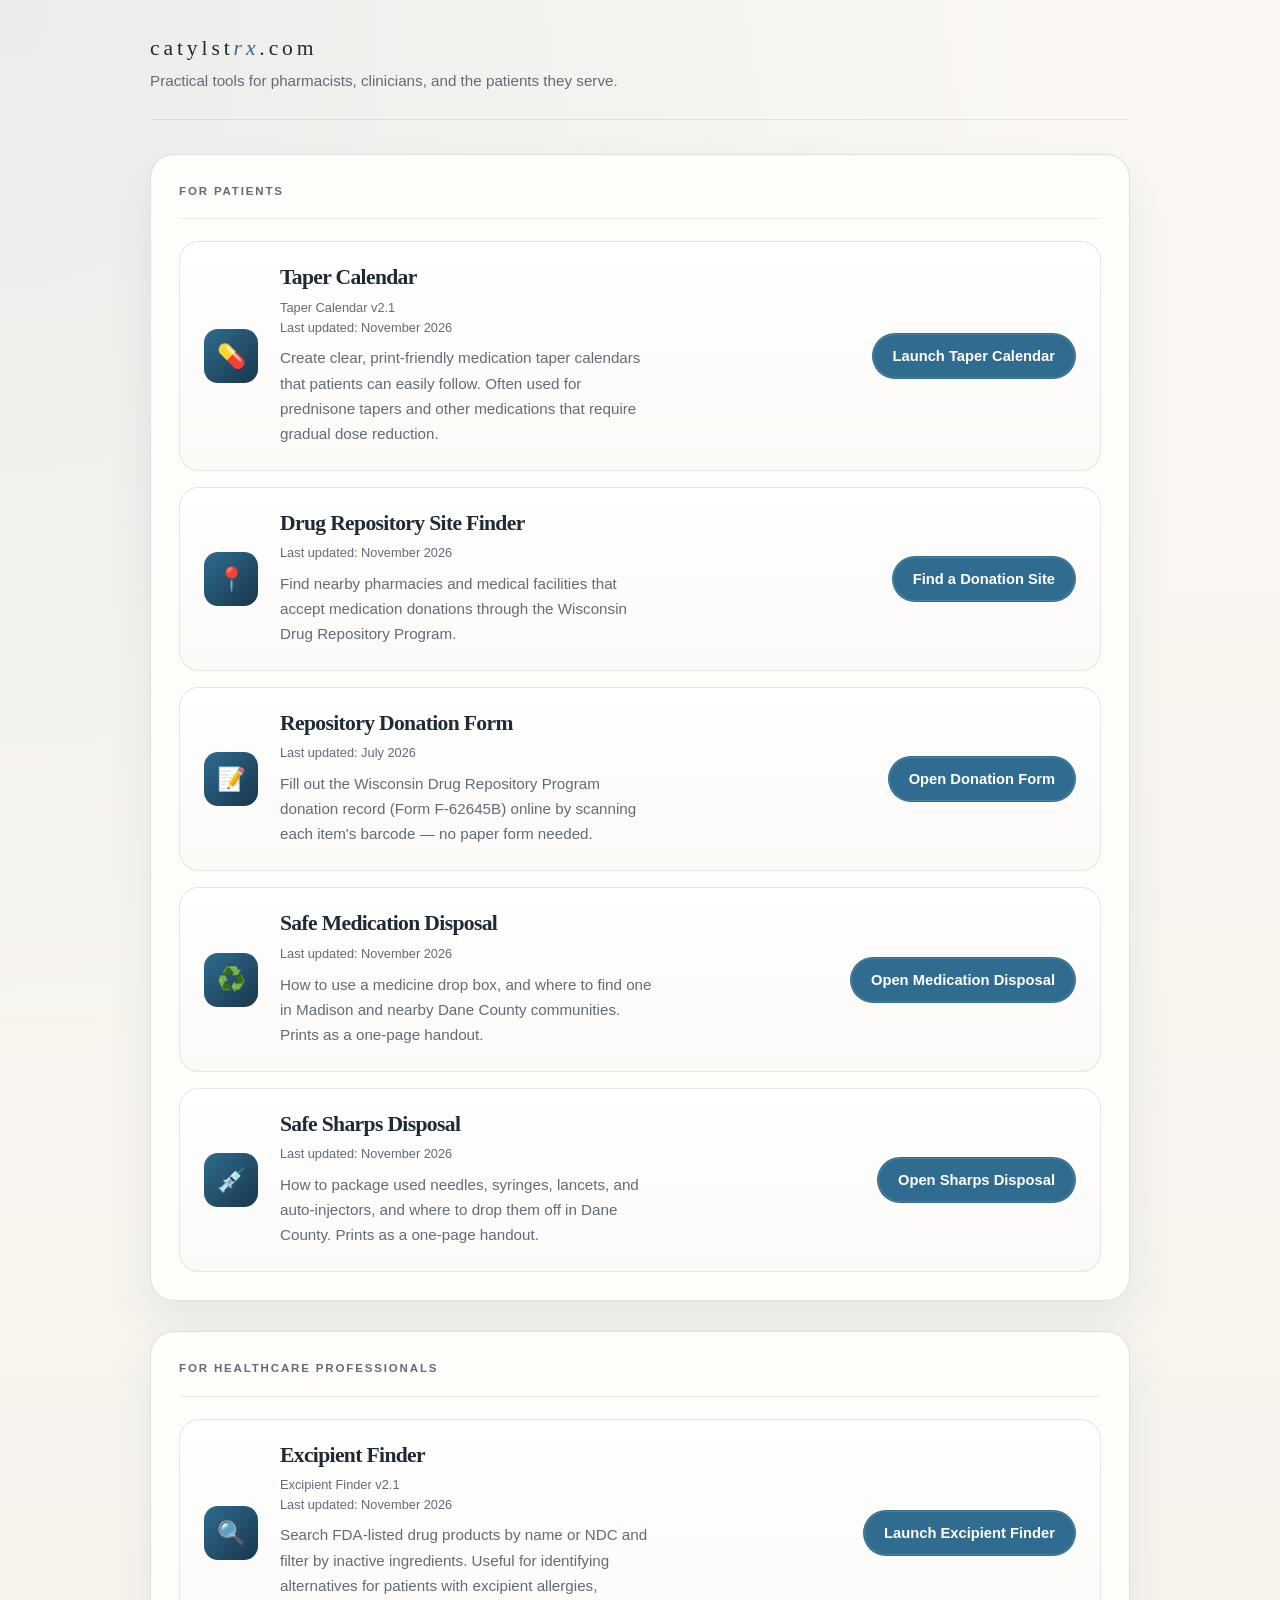
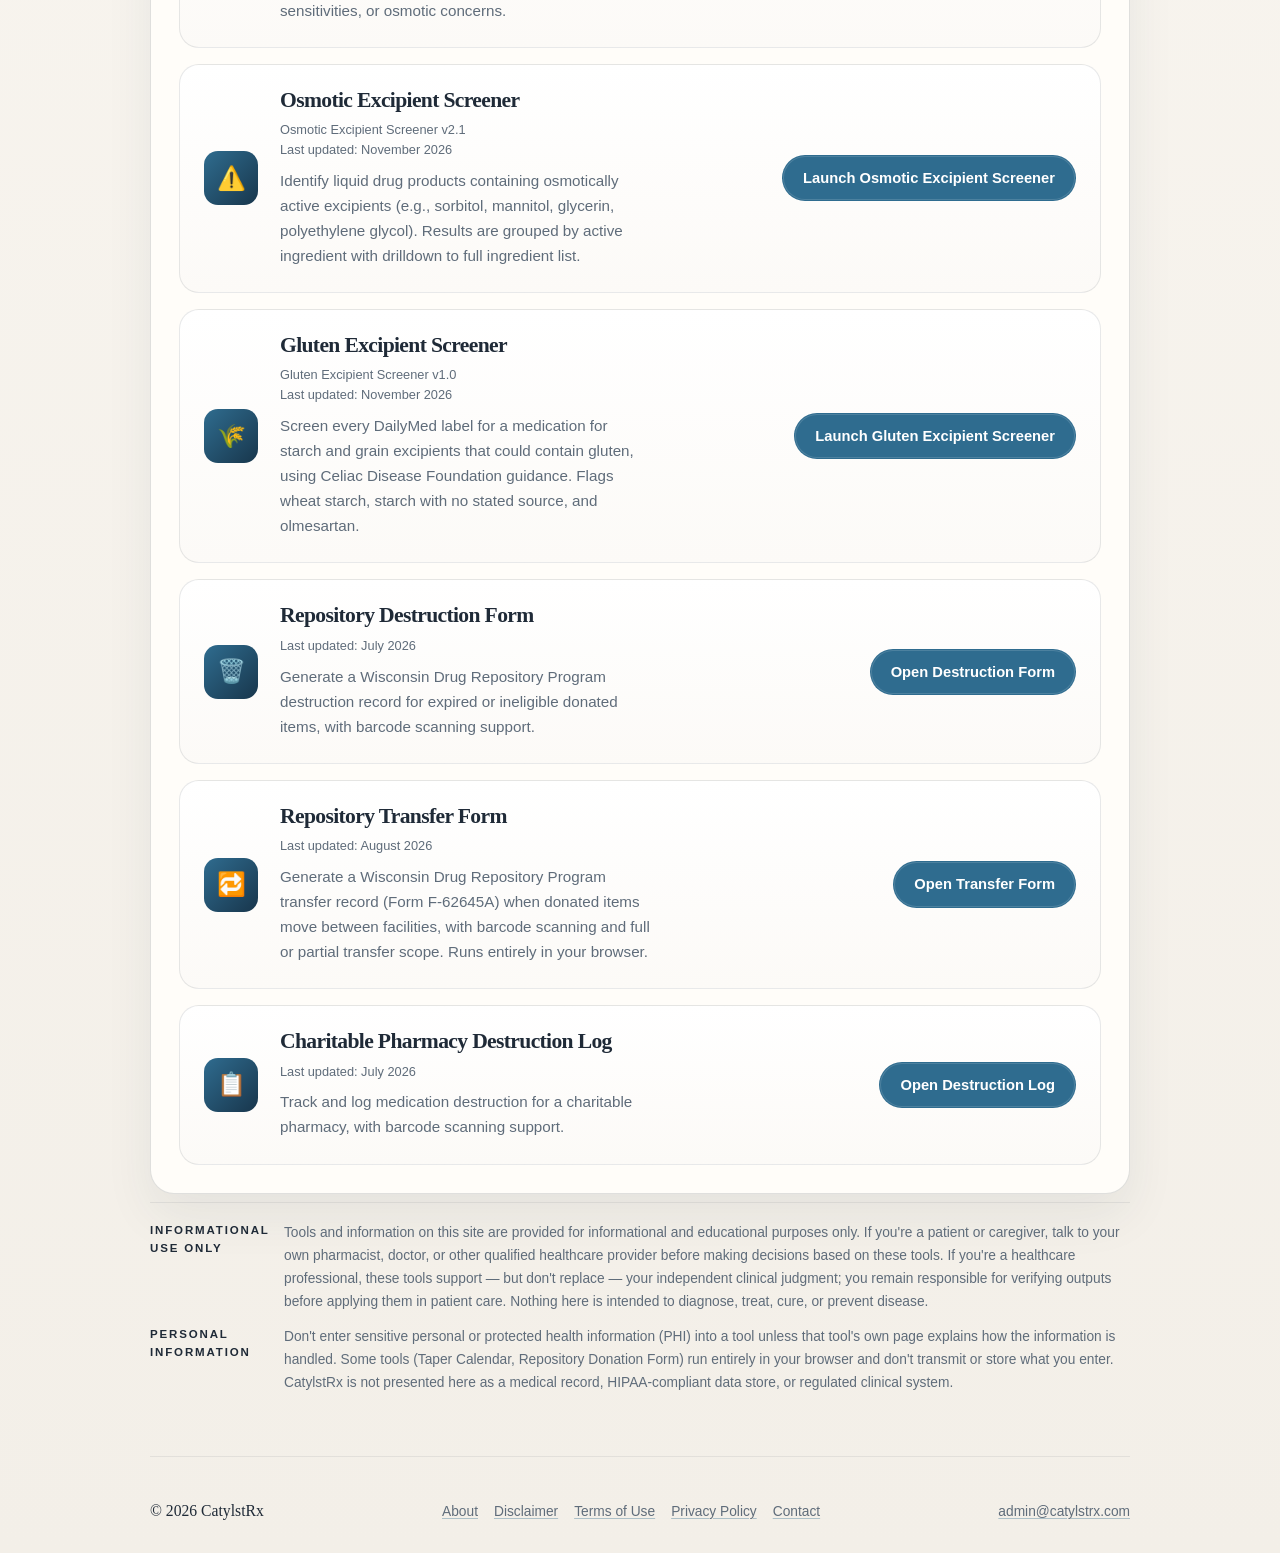
<file: index.html>
<!DOCTYPE html>
<html lang="en">
<head>
  <meta charset="UTF-8" />
  <!-- Google tag (gtag.js) -->
  <script async src="https://www.googletagmanager.com/gtag/js?id=G-BW46R6CCKD"></script>
  <script>
    window.dataLayer = window.dataLayer || [];
    function gtag(){dataLayer.push(arguments);}
    gtag('js', new Date());
    gtag('config', 'G-BW46R6CCKD');
  </script>
  <meta name="viewport" content="width=device-width, initial-scale=1.0" />
  <title>CatylstRx | Medication Tools for Patients and Pharmacists</title>
  <link rel="icon" type="image/svg+xml" href="favicon.svg" />
  <link rel="canonical" href="https://www.catylstrx.com/" />
  <meta
    name="description"
    content="Free medication tools for patients, pharmacists, and clinicians: taper calendars, medicine and sharps disposal, Wisconsin drug repository donations, and excipient screeners."
  />
  <meta name="robots" content="index, follow" />
  <meta property="og:title" content="CatylstRx | Medication Tools for Patients and Pharmacists" />
  <meta property="og:description" content="Free medication tools: taper calendars, medicine and sharps disposal, drug repository donations, and excipient screeners." />
  <meta property="og:type" content="website" />
  <meta property="og:url" content="https://www.catylstrx.com" />
  <meta property="og:image" content="https://www.catylstrx.com/favicon.svg" />
  <script type="application/ld+json">
  {
   "@context": "https://schema.org",
   "@type": "WebApplication",
   "name": "TaperCal",
   "applicationCategory": "HealthApplication",
   "operatingSystem": "Web",
   "description": "A tool that generates clear medication taper calendars for clinicians and patients.",
   "url": "https://www.catylstrx.com",
   "creator": {
     "@type": "Person",
     "name": "Philip Trapskin"
   }
  }
  </script>
  <script type="application/ld+json">
  {
   "@context": "https://schema.org",
   "@type": "Organization",
   "name": "CatylstRx",
   "url": "https://www.catylstrx.com",
   "founder": {
     "@type": "Person",
     "name": "Philip Trapskin",
     "jobTitle": "Pharmacist"
   },
   "sameAs": [
     "https://www.linkedin.com/in/philip-trapskin-pharmd-bcps-945b9240/"
   ]
  }
  </script>
  <script type="application/ld+json">
  {
   "@context": "https://schema.org",
   "@type": "WebApplication",
   "name": "TaperCal",
   "applicationCategory": "HealthApplication",
   "operatingSystem": "Web",
   "description": "A tool that generates print-friendly medication taper calendars for tablets, capsules, and oral liquids.",
   "url": "https://www.catylstrx.com/taper-calendar.html",
   "creator": {
     "@type": "Person",
     "name": "Philip Trapskin"
   }
  }
  </script>
  <style>
    :root {
      --bg: #f3efe8;
      --bg-soft: #fbf8f3;
      --surface: rgba(255, 255, 255, 0.86);
      --surface-strong: #fffdf9;
      --surface-muted: rgba(255, 255, 255, 0.68);
      --text: #1f2a37;
      --muted: #5f6c7a;
      --line: rgba(31, 42, 55, 0.14);
      --accent: #2f6c8f;
      --accent-deep: #18364c;
      --shadow: 0 22px 50px rgba(24, 54, 76, 0.07);
      --radius: 24px;
    }

    * {
      box-sizing: border-box;
    }

    html,
    body {
      margin: 0;
      min-height: 100%;
    }

    body {
      font-family: Georgia, "Times New Roman", serif;
      color: var(--text);
      background:
        radial-gradient(circle at top left, rgba(47, 108, 143, 0.08), transparent 32%),
        linear-gradient(180deg, var(--bg-soft) 0%, var(--bg) 100%);
      line-height: 1.5;
    }

    a {
      color: inherit;
      text-decoration: none;
    }

    .page {
      min-height: 100vh;
      padding: 28px 24px 24px;
    }

    .shell {
      width: min(100%, 980px);
      margin: 0 auto;
    }

    .topbar {
      display: flex;
      flex-direction: column;
      align-items: flex-start;
      gap: 6px;
      padding: 4px 0 26px;
      border-bottom: 1px solid rgba(31, 42, 55, 0.08);
    }

    .site-tagline {
      margin: 0;
      font-family: Arial, Helvetica, sans-serif;
      font-size: 0.95rem;
      color: var(--muted);
    }

    .wordmark {
      margin: 0;
      font-weight: inherit;
      font-size: clamp(1.1rem, 2vw, 1.35rem);
      letter-spacing: 0.18em;
      text-transform: lowercase;
    }

    .wordmark span {
      color: var(--accent);
      font-style: italic;
    }

    .section-label,
    .hero-copy,
    .tool-copy,
    .policy-text,
    .footer-nav,
    .footer-email,
    .footer-meta {
      color: var(--muted);
      font-family: Arial, Helvetica, sans-serif;
    }

    .section-label,
    .policy-label {
      font-size: 0.72rem;
      font-weight: 700;
      letter-spacing: 0.16em;
      text-transform: uppercase;
    }

    .main-content {
      display: grid;
      gap: 30px;
      padding-top: 34px;
    }

    h1,
    h2,
    h3,
    p {
      margin: 0;
    }

    h1,
    h2,
    h3 {
      letter-spacing: -0.03em;
    }

    .tools-section,
    .policy-card {
      border: 1px solid var(--line);
      border-radius: var(--radius);
      background: var(--surface-strong);
    }

    .tools-section {
      padding: 28px;
      box-shadow: var(--shadow);
    }

    .section-heading {
      display: grid;
      gap: 10px;
      padding-bottom: 18px;
      margin-bottom: 22px;
      border-bottom: 1px solid rgba(31, 42, 55, 0.08);
    }

    .section-label {
      margin-bottom: 0;
    }

    .tools-list {
      display: grid;
      gap: 16px;
    }

    .tool-row {
      display: grid;
      grid-template-columns: auto minmax(0, 1fr) auto;
      gap: 22px;
      align-items: center;
      padding: 24px;
      border: 1px solid rgba(31, 42, 55, 0.1);
      border-radius: 20px;
      background: linear-gradient(180deg, #fff 0%, #fcfaf7 100%);
    }

    .tool-icon {
      width: 54px;
      height: 54px;
      border-radius: 14px;
      display: flex;
      align-items: center;
      justify-content: center;
      background: linear-gradient(135deg, var(--accent), var(--accent-deep));
      color: #fff;
      font-size: 1.45rem;
      flex-shrink: 0;
    }

    .tool-body {
      min-width: 0;
      display: grid;
      gap: 8px;
      align-content: center;
    }

    .tool-name {
      font-size: 1.35rem;
      line-height: 1.08;
    }

    .tool-meta {
      color: var(--muted);
      font-family: Arial, Helvetica, sans-serif;
      font-size: 0.8rem;
      line-height: 1.55;
    }

    .tool-copy {
      max-width: 44ch;
      font-size: 0.95rem;
      line-height: 1.65;
    }

    .button {
      display: inline-flex;
      align-items: center;
      justify-content: center;
      min-height: 46px;
      min-width: 162px;
      padding: 11px 20px;
      border: 1px solid transparent;
      border-radius: 999px;
      background: var(--accent);
      box-shadow: inset 0 0 0 1px rgba(255, 255, 255, 0.14);
      color: #fff;
      font-family: Arial, Helvetica, sans-serif;
      font-size: 0.92rem;
      font-weight: 700;
      transition: background 0.2s ease, border-color 0.2s ease, transform 0.15s ease;
    }

    .button:hover {
      background: var(--accent-deep);
      border-color: rgba(255, 255, 255, 0.08);
      transform: translateY(-1px);
    }

    .policy-label {
      color: var(--text);
      font-family: Arial, Helvetica, sans-serif;
    }

    .policy-text {
      font-size: 0.86rem;
      line-height: 1.68;
    }

    .footer-legal {
      display: grid;
      gap: 12px;
      padding: 18px 0 20px;
      border-top: 1px solid rgba(31, 42, 55, 0.08);
      margin-top: 8px;
    }

    .footer-meta {
      display: grid;
      grid-template-columns: 120px minmax(0, 1fr);
      gap: 14px;
      font-size: 0.8rem;
      line-height: 1.6;
    }

    .footer {
      display: grid;
      grid-template-columns: auto 1fr auto;
      gap: 18px;
      align-items: end;
      padding: 42px 0 6px;
      border-top: 1px solid rgba(31, 42, 55, 0.08);
      margin-top: 42px;
    }

    .footer-brand {
      color: var(--text);
      font-size: 0.98rem;
    }

    .footer-nav {
      display: flex;
      justify-content: center;
      gap: 16px;
      flex-wrap: wrap;
      font-size: 0.86rem;
    }

    .footer-email {
      font-size: 0.86rem;
      white-space: nowrap;
    }

    .footer a {
      text-decoration: underline;
      text-decoration-color: rgba(47, 108, 143, 0.36);
      text-underline-offset: 0.16em;
    }

    @media (max-width: 860px) {
      .footer {
        grid-template-columns: 1fr;
        align-items: start;
      }

      .footer-nav {
        justify-content: flex-start;
      }

      .footer-meta {
        grid-template-columns: 1fr;
        gap: 6px;
      }
    }

    @media (max-width: 760px) {
      .topbar,
      .tool-row {
        grid-template-columns: 1fr;
        align-items: start;
      }

      .topbar {
        flex-direction: column;
        align-items: start;
      }

      .tool-row {
        gap: 18px;
      }

      .button {
        min-width: 0;
      }
    }

    @media (max-width: 640px) {
      .page {
        padding: 18px;
      }

      .tools-section {
        padding: 22px;
      }

      .main-content {
        gap: 22px;
        padding-top: 24px;
      }

      h1 {
        max-width: 100%;
        font-size: clamp(1.8rem, 9vw, 2.45rem);
      }

      .button {
        width: 100%;
      }
    }
  </style>
</head>
<body>
  <div class="page">
    <div class="shell">
      <header class="topbar">
        <h1 class="wordmark">catylst<span>rx</span>.com</h1>
        <p class="site-tagline">Practical tools for pharmacists, clinicians, and the patients they serve.</p>
      </header>

      <main class="main-content">
        <section class="tools-section" id="patient-tools" aria-labelledby="patient-tools-title">
          <div class="section-heading">
            <h2 class="section-label" id="patient-tools-title">For Patients</h2>
          </div>

          <div class="tools-list">
            <article class="tool-row">
              <div class="tool-icon" aria-hidden="true">&#128138;</div>
              <div class="tool-body">
                <h3 class="tool-name">Taper Calendar</h3>
                <p class="tool-meta">Taper Calendar v2.1<br />Last updated: November 2026</p>
                <p class="tool-copy">Create clear, print-friendly medication taper calendars that patients can easily follow. Often used for prednisone tapers and other medications that require gradual dose reduction.</p>
              </div>
              <a class="button" href="taper-calendar.html">Launch Taper Calendar</a>
            </article>

            <article class="tool-row">
              <div class="tool-icon" aria-hidden="true">&#128205;</div>
              <div class="tool-body">
                <h3 class="tool-name">Drug Repository Site Finder</h3>
                <p class="tool-meta">Last updated: November 2026</p>
                <p class="tool-copy">Find nearby pharmacies and medical facilities that accept medication donations through the Wisconsin Drug Repository Program.</p>
              </div>
              <a class="button" href="https://tools.catylstrx.com/donate-meds">Find a Donation Site</a>
            </article>

            <article class="tool-row">
              <div class="tool-icon" aria-hidden="true">&#128221;</div>
              <div class="tool-body">
                <h3 class="tool-name">Repository Donation Form</h3>
                <p class="tool-meta">Last updated: July 2026</p>
                <p class="tool-copy">Fill out the Wisconsin Drug Repository Program donation record (Form F-62645B) online by scanning each item's barcode &mdash; no paper form needed.</p>
              </div>
              <a class="button" href="https://tools.catylstrx.com/drug-donation-record">Open Donation Form</a>
            </article>

            <article class="tool-row">
              <div class="tool-icon" aria-hidden="true">&#9851;&#65039;</div>
              <div class="tool-body">
                <h3 class="tool-name">Safe Medication Disposal</h3>
                <p class="tool-meta">Last updated: November 2026</p>
                <p class="tool-copy">How to use a medicine drop box, and where to find one in Madison and nearby Dane County communities. Prints as a one-page handout.</p>
              </div>
              <a class="button" href="https://tools.catylstrx.com/dispose-meds">Open Medication Disposal</a>
            </article>

            <article class="tool-row">
              <div class="tool-icon" aria-hidden="true">&#128137;</div>
              <div class="tool-body">
                <h3 class="tool-name">Safe Sharps Disposal</h3>
                <p class="tool-meta">Last updated: November 2026</p>
                <p class="tool-copy">How to package used needles, syringes, lancets, and auto-injectors, and where to drop them off in Dane County. Prints as a one-page handout.</p>
              </div>
              <a class="button" href="https://tools.catylstrx.com/dispose-sharps">Open Sharps Disposal</a>
            </article>
          </div>
        </section>

        <section class="tools-section" id="professional-tools" aria-labelledby="professional-tools-title">
          <div class="section-heading">
            <h2 class="section-label" id="professional-tools-title">For Healthcare Professionals</h2>
          </div>

          <div class="tools-list">
            <article class="tool-row">
              <div class="tool-icon" aria-hidden="true">&#128269;</div>
              <div class="tool-body">
                <h3 class="tool-name">Excipient Finder</h3>
                <p class="tool-meta">Excipient Finder v2.1<br />Last updated: November 2026</p>
                <p class="tool-copy">Search FDA-listed drug products by name or NDC and filter by inactive ingredients. Useful for identifying alternatives for patients with excipient allergies, sensitivities, or osmotic concerns.</p>
              </div>
              <a class="button" href="https://tools.catylstrx.com/">Launch Excipient Finder</a>
            </article>

            <article class="tool-row">
              <div class="tool-icon" aria-hidden="true">&#9888;&#65039;</div>
              <div class="tool-body">
                <h3 class="tool-name">Osmotic Excipient Screener</h3>
                <p class="tool-meta">Osmotic Excipient Screener v2.1<br />Last updated: November 2026</p>
                <p class="tool-copy">Identify liquid drug products containing osmotically active excipients (e.g., sorbitol, mannitol, glycerin, polyethylene glycol). Results are grouped by active ingredient with drilldown to full ingredient list.</p>
              </div>
              <a class="button" href="https://tools.catylstrx.com/osmotic-excipient-screener">Launch Osmotic Excipient Screener</a>
            </article>

            <article class="tool-row">
              <div class="tool-icon" aria-hidden="true">&#127806;</div>
              <div class="tool-body">
                <h3 class="tool-name">Gluten Excipient Screener</h3>
                <p class="tool-meta">Gluten Excipient Screener v1.0<br />Last updated: November 2026</p>
                <p class="tool-copy">Screen every DailyMed label for a medication for starch and grain excipients that could contain gluten, using Celiac Disease Foundation guidance. Flags wheat starch, starch with no stated source, and olmesartan.</p>
              </div>
              <a class="button" href="https://tools.catylstrx.com/gluten-screener">Launch Gluten Excipient Screener</a>
            </article>

            <article class="tool-row">
              <div class="tool-icon" aria-hidden="true">&#128465;&#65039;</div>
              <div class="tool-body">
                <h3 class="tool-name">Repository Destruction Form</h3>
                <p class="tool-meta">Last updated: July 2026</p>
                <p class="tool-copy">Generate a Wisconsin Drug Repository Program destruction record for expired or ineligible donated items, with barcode scanning support.</p>
              </div>
              <a class="button" href="https://tools.catylstrx.com/drug-destruction-record">Open Destruction Form</a>
            </article>

            <article class="tool-row">
              <div class="tool-icon" aria-hidden="true">&#128257;</div>
              <div class="tool-body">
                <h3 class="tool-name">Repository Transfer Form</h3>
                <p class="tool-meta">Last updated: August 2026</p>
                <p class="tool-copy">Generate a Wisconsin Drug Repository Program transfer record (Form F-62645A) when donated items move between facilities, with barcode scanning and full or partial transfer scope. Runs entirely in your browser.</p>
              </div>
              <a class="button" href="https://tools.catylstrx.com/drug-transfer-record">Open Transfer Form</a>
            </article>

            <article class="tool-row">
              <div class="tool-icon" aria-hidden="true">&#128203;</div>
              <div class="tool-body">
                <h3 class="tool-name">Charitable Pharmacy Destruction Log</h3>
                <p class="tool-meta">Last updated: July 2026</p>
                <p class="tool-copy">Track and log medication destruction for a charitable pharmacy, with barcode scanning support.</p>
              </div>
              <a class="button" href="https://tools.catylstrx.com/charitable-destruction-log">Open Destruction Log</a>
            </article>
          </div>
        </section>

      </main>

      <section class="footer-legal" aria-label="Compliance notices">
        <div class="footer-meta">
          <div class="policy-label" id="homepage-disclaimer-title">Informational Use Only</div>
          <div class="policy-text">
            Tools and information on this site are provided for informational and educational purposes only. If you're a patient or caregiver, talk to your own pharmacist, doctor, or other qualified healthcare provider before making decisions based on these tools. If you're a healthcare professional, these tools support &mdash; but don't replace &mdash; your independent clinical judgment; you remain responsible for verifying outputs before applying them in patient care. Nothing here is intended to diagnose, treat, cure, or prevent disease.
          </div>
        </div>
        <div class="footer-meta">
          <div class="policy-label" id="homepage-phi-title">Personal Information</div>
          <div class="policy-text">
            Don't enter sensitive personal or protected health information (PHI) into a tool unless that tool's own page explains how the information is handled. Some tools (Taper Calendar, Repository Donation Form) run entirely in your browser and don't transmit or store what you enter. CatylstRx is not presented here as a medical record, HIPAA-compliant data store, or regulated clinical system.
          </div>
        </div>
      </section>

      <footer class="footer">
        <div>
          <div class="footer-brand">&copy; 2026 CatylstRx</div>
        </div>
        <nav class="footer-nav" aria-label="Footer navigation">
          <a href="/about">About</a>
          <a href="/disclaimer">Disclaimer</a>
          <a href="/terms">Terms of Use</a>
          <a href="/privacy">Privacy Policy</a>
          <a href="mailto:admin@catylstrx.com">Contact</a>
        </nav>
        <a class="footer-email" href="mailto:admin@catylstrx.com">admin@catylstrx.com</a>
      </footer>
    </div>
  </div>
</body>
</html>
</file>
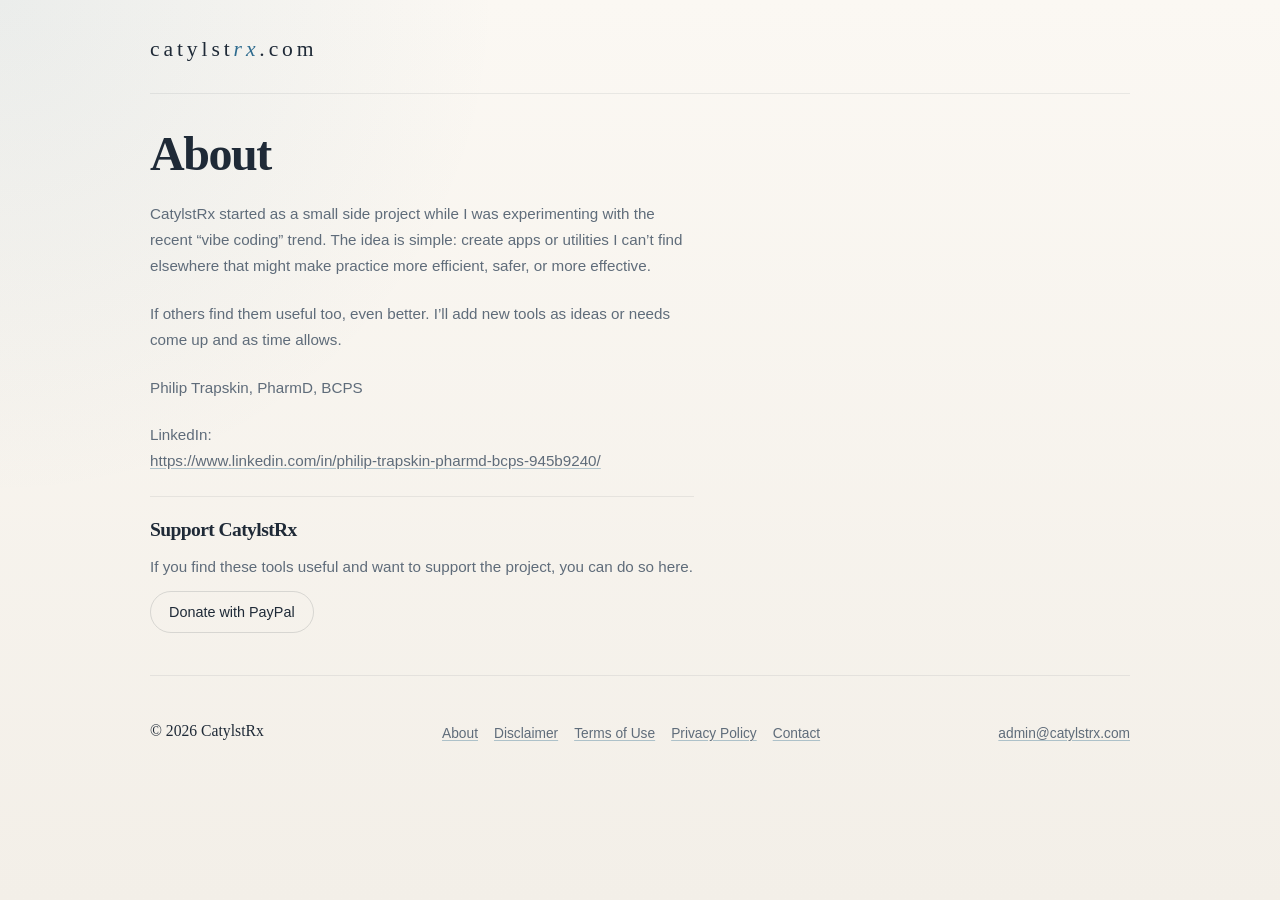
<file: about/index.html>
<!DOCTYPE html>
<html lang="en">
<head>
  <meta charset="UTF-8" />
  <!-- Google tag (gtag.js) -->
  <script async src="https://www.googletagmanager.com/gtag/js?id=G-BW46R6CCKD"></script>
  <script>
    window.dataLayer = window.dataLayer || [];
    function gtag(){dataLayer.push(arguments);}
    gtag('js', new Date());
    gtag('config', 'G-BW46R6CCKD');
  </script>
  <meta name="viewport" content="width=device-width, initial-scale=1.0" />
  <title>CatylstRx | About</title>
  <link rel="icon" type="image/svg+xml" href="/favicon.svg" />
  <meta
    name="description"
    content="About CatylstRx."
  />
  <style>
    :root {
      --bg: #f3efe8;
      --bg-soft: #fbf8f3;
      --text: #1f2a37;
      --muted: #5f6c7a;
      --line: rgba(31, 42, 55, 0.14);
      --accent: #2f6c8f;
    }

    * {
      box-sizing: border-box;
    }

    html,
    body {
      margin: 0;
      min-height: 100%;
    }

    body {
      font-family: Georgia, "Times New Roman", serif;
      color: var(--text);
      background:
        radial-gradient(circle at top left, rgba(47, 108, 143, 0.08), transparent 32%),
        linear-gradient(180deg, var(--bg-soft) 0%, var(--bg) 100%);
      line-height: 1.6;
    }

    a {
      color: inherit;
      text-decoration: none;
    }

    .page {
      min-height: 100vh;
      padding: 28px 24px 24px;
    }

    .shell {
      width: min(100%, 980px);
      margin: 0 auto;
    }

    .topbar {
      display: flex;
      justify-content: space-between;
      align-items: center;
      gap: 16px;
      padding: 4px 0 26px;
      border-bottom: 1px solid rgba(31, 42, 55, 0.08);
    }

    .wordmark {
      font-size: clamp(1.1rem, 2vw, 1.35rem);
      letter-spacing: 0.18em;
      text-transform: lowercase;
    }

    .wordmark span {
      color: var(--accent);
      font-style: italic;
    }

    h1,
    p {
      margin: 0;
    }

    h1 {
      font-size: clamp(2rem, 4vw, 3rem);
      line-height: 1.08;
      letter-spacing: -0.03em;
    }

    .content {
      max-width: 68ch;
      margin-top: 34px;
      display: grid;
      gap: 22px;
    }

    .body-copy,
    .footer-nav,
    .footer-email {
      color: var(--muted);
      font-family: Arial, Helvetica, sans-serif;
      font-size: 0.95rem;
      line-height: 1.7;
    }

    .support {
      display: grid;
      gap: 12px;
      padding-top: 22px;
      border-top: 1px solid rgba(31, 42, 55, 0.08);
    }

    .support h2 {
      margin: 0;
      font-size: 1.22rem;
      line-height: 1.15;
      letter-spacing: -0.03em;
    }

    .support-button {
      display: inline-flex;
      align-items: center;
      justify-content: center;
      min-height: 42px;
      padding: 10px 18px;
      border: 1px solid var(--line);
      border-radius: 999px;
      color: var(--text);
      font-family: Arial, Helvetica, sans-serif;
      font-size: 0.9rem;
      line-height: 1.2;
      width: fit-content;
    }

    .footer {
      display: grid;
      grid-template-columns: auto 1fr auto;
      gap: 18px;
      align-items: end;
      padding: 42px 0 6px;
      border-top: 1px solid rgba(31, 42, 55, 0.08);
      margin-top: 42px;
    }

    .footer-brand {
      color: var(--text);
      font-size: 0.98rem;
    }

    .footer-nav {
      display: flex;
      justify-content: center;
      gap: 16px;
      flex-wrap: wrap;
      font-size: 0.86rem;
      line-height: 1.4;
    }

    .footer-email {
      font-size: 0.86rem;
      white-space: nowrap;
      line-height: 1.4;
    }

    .footer a,
    .body-copy a {
      text-decoration: underline;
      text-decoration-color: rgba(47, 108, 143, 0.36);
      text-underline-offset: 0.16em;
    }

    @media (max-width: 860px) {
      .footer {
        grid-template-columns: 1fr;
        align-items: start;
      }

      .footer-nav {
        justify-content: flex-start;
      }
    }

    @media (max-width: 640px) {
      .page {
        padding: 18px;
      }

      .topbar {
        flex-direction: column;
        align-items: start;
      }

      .content {
        margin-top: 24px;
      }
    }
  </style>
</head>
<body>
  <div class="page">
    <div class="shell">
      <header class="topbar">
        <a class="wordmark" href="/">catylst<span>rx</span>.com</a>
      </header>

      <main class="content">
        <h1>About</h1>

        <p class="body-copy">CatylstRx started as a small side project while I was experimenting with the recent “vibe coding” trend. The idea is simple: create apps or utilities I can’t find elsewhere that might make practice more efficient, safer, or more effective.</p>

        <p class="body-copy">If others find them useful too, even better. I’ll add new tools as ideas or needs come up and as time allows.</p>

        <p class="body-copy">Philip Trapskin, PharmD, BCPS</p>

        <section aria-label="LinkedIn">
          <p class="body-copy">LinkedIn:<br /><a href="https://www.linkedin.com/in/philip-trapskin-pharmd-bcps-945b9240/">https://www.linkedin.com/in/philip-trapskin-pharmd-bcps-945b9240/</a></p>
        </section>

        <section class="support" aria-labelledby="support-title">
          <h2 id="support-title">Support CatylstRx</h2>
          <p class="body-copy">If you find these tools useful and want to support the project, you can do so here.</p>
          <a class="support-button" href="https://www.paypal.com/donate/?hosted_button_id=T6T5P2R57BLHY">Donate with PayPal</a>
        </section>
      </main>

      <footer class="footer">
        <div>
          <div class="footer-brand">&copy; 2026 CatylstRx</div>
        </div>
        <nav class="footer-nav" aria-label="Footer navigation">
          <a href="/about">About</a>
          <a href="/disclaimer">Disclaimer</a>
          <a href="/terms">Terms of Use</a>
          <a href="/privacy">Privacy Policy</a>
          <a href="mailto:admin@catylstrx.com">Contact</a>
        </nav>
        <a class="footer-email" href="mailto:admin@catylstrx.com">admin@catylstrx.com</a>
      </footer>
    </div>
  </div>
</body>
</html>
</file>
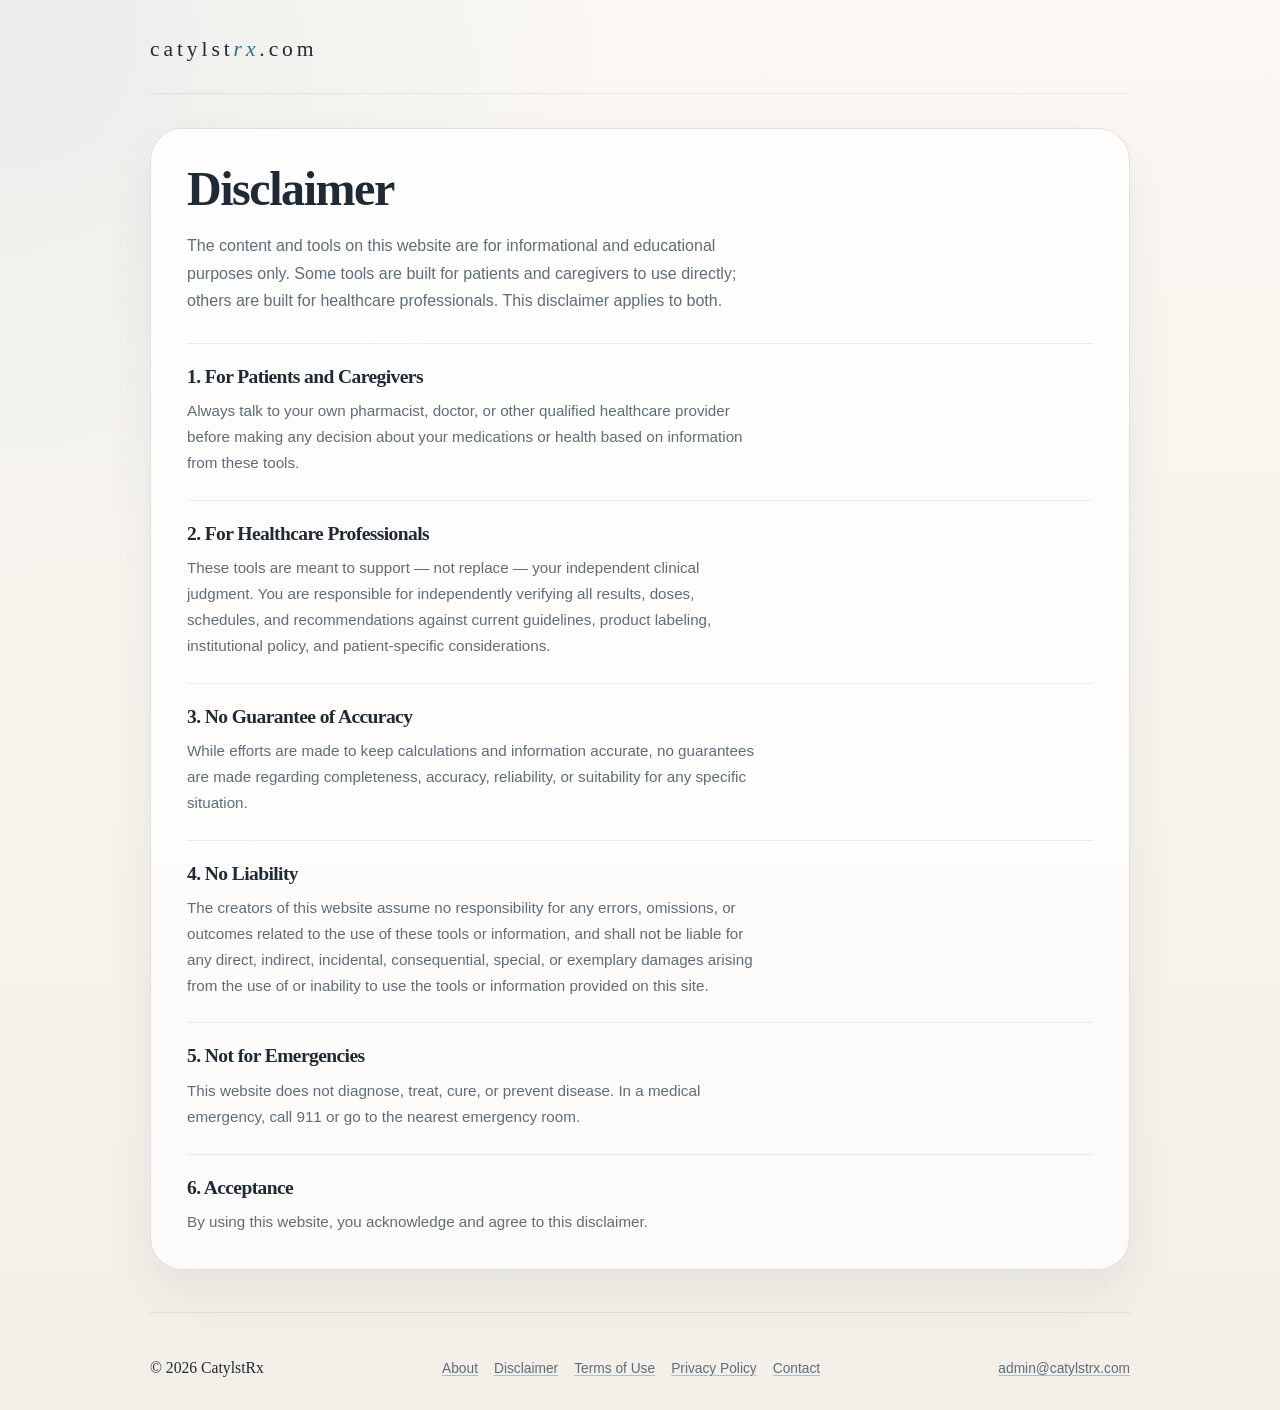
<file: disclaimer/index.html>
<!DOCTYPE html>
<html lang="en">
<head>
  <meta charset="UTF-8" />
  <!-- Google tag (gtag.js) -->
  <script async src="https://www.googletagmanager.com/gtag/js?id=G-BW46R6CCKD"></script>
  <script>
    window.dataLayer = window.dataLayer || [];
    function gtag(){dataLayer.push(arguments);}
    gtag('js', new Date());
    gtag('config', 'G-BW46R6CCKD');
  </script>
  <meta name="viewport" content="width=device-width, initial-scale=1.0" />
  <title>CatylstRx | Disclaimer</title>
  <link rel="icon" type="image/svg+xml" href="/favicon.svg" />
  <meta
    name="description"
    content="Disclaimer for CatylstRx tools and informational content."
  />
  <style>
    :root {
      --bg: #f3efe8;
      --bg-soft: #fbf8f3;
      --surface: rgba(255, 255, 255, 0.86);
      --surface-strong: #fffdf9;
      --text: #1f2a37;
      --muted: #5f6c7a;
      --line: rgba(31, 42, 55, 0.14);
      --accent: #2f6c8f;
      --shadow: 0 22px 50px rgba(24, 54, 76, 0.07);
      --radius: 24px;
    }

    * {
      box-sizing: border-box;
    }

    html,
    body {
      margin: 0;
      min-height: 100%;
    }

    body {
      font-family: Georgia, "Times New Roman", serif;
      color: var(--text);
      background:
        radial-gradient(circle at top left, rgba(47, 108, 143, 0.08), transparent 32%),
        linear-gradient(180deg, var(--bg-soft) 0%, var(--bg) 100%);
      line-height: 1.6;
    }

    a {
      color: inherit;
      text-decoration: none;
    }

    .page {
      min-height: 100vh;
      padding: 28px 24px 24px;
    }

    .shell {
      width: min(100%, 980px);
      margin: 0 auto;
    }

    .topbar {
      display: flex;
      justify-content: space-between;
      align-items: center;
      gap: 16px;
      padding: 4px 0 26px;
      border-bottom: 1px solid rgba(31, 42, 55, 0.08);
    }

    .wordmark {
      font-size: clamp(1.1rem, 2vw, 1.35rem);
      letter-spacing: 0.18em;
      text-transform: lowercase;
    }

    .wordmark span {
      color: var(--accent);
      font-style: italic;
    }

    .intro,
    .section-copy,
    .footer-nav,
    .footer-email {
      color: var(--muted);
      font-family: Arial, Helvetica, sans-serif;
    }

    .card {
      margin-top: 34px;
      padding: 34px 36px;
      border: 1px solid var(--line);
      border-radius: 32px;
      background: linear-gradient(180deg, var(--surface) 0%, rgba(255, 255, 255, 0.72) 100%);
      box-shadow: var(--shadow);
    }

    h1,
    h2,
    p {
      margin: 0;
    }

    h1,
    h2 {
      letter-spacing: -0.03em;
    }

    h1 {
      font-size: clamp(2rem, 4vw, 3rem);
      line-height: 1.08;
    }

    .intro {
      max-width: 64ch;
      margin-top: 18px;
      font-size: 1rem;
      line-height: 1.72;
    }

    .content {
      display: grid;
      gap: 24px;
      margin-top: 28px;
    }

    .section {
      display: grid;
      gap: 10px;
      padding-top: 22px;
      border-top: 1px solid rgba(31, 42, 55, 0.08);
    }

    .section h2 {
      font-size: 1.22rem;
      line-height: 1.15;
    }

    .section-copy {
      max-width: 68ch;
      font-size: 0.95rem;
      line-height: 1.7;
    }

    .footer {
      display: grid;
      grid-template-columns: auto 1fr auto;
      gap: 18px;
      align-items: end;
      padding: 42px 0 6px;
      border-top: 1px solid rgba(31, 42, 55, 0.08);
      margin-top: 42px;
    }

    .footer-brand {
      color: var(--text);
      font-size: 0.98rem;
    }

    .footer-nav {
      display: flex;
      justify-content: center;
      gap: 16px;
      flex-wrap: wrap;
      font-size: 0.86rem;
    }

    .footer-email {
      font-size: 0.86rem;
      white-space: nowrap;
    }

    .footer a {
      text-decoration: underline;
      text-decoration-color: rgba(47, 108, 143, 0.36);
      text-underline-offset: 0.16em;
    }

    @media (max-width: 860px) {
      .footer {
        grid-template-columns: 1fr;
        align-items: start;
      }

      .footer-nav {
        justify-content: flex-start;
      }
    }

    @media (max-width: 640px) {
      .page {
        padding: 18px;
      }

      .topbar {
        flex-direction: column;
        align-items: start;
      }

      .card {
        margin-top: 24px;
        padding: 24px 22px;
      }
    }
  </style>
</head>
<body>
  <div class="page">
    <div class="shell">
      <header class="topbar">
        <a class="wordmark" href="/">catylst<span>rx</span>.com</a>
      </header>

      <main>
        <article class="card">
          <h1>Disclaimer</h1>
          <p class="intro">
            The content and tools on this website are for informational and educational purposes only. Some tools are built for patients and caregivers to use directly; others are built for healthcare professionals. This disclaimer applies to both.
          </p>

          <div class="content">
            <section class="section" aria-labelledby="patients-title">
              <h2 id="patients-title">1. For Patients and Caregivers</h2>
              <p class="section-copy">
                Always talk to your own pharmacist, doctor, or other qualified healthcare provider before making any decision about your medications or health based on information from these tools.
              </p>
            </section>

            <section class="section" aria-labelledby="professionals-title">
              <h2 id="professionals-title">2. For Healthcare Professionals</h2>
              <p class="section-copy">
                These tools are meant to support &mdash; not replace &mdash; your independent clinical judgment. You are responsible for independently verifying all results, doses, schedules, and recommendations against current guidelines, product labeling, institutional policy, and patient-specific considerations.
              </p>
            </section>

            <section class="section" aria-labelledby="accuracy-title">
              <h2 id="accuracy-title">3. No Guarantee of Accuracy</h2>
              <p class="section-copy">
                While efforts are made to keep calculations and information accurate, no guarantees are made regarding completeness, accuracy, reliability, or suitability for any specific situation.
              </p>
            </section>

            <section class="section" aria-labelledby="liability-title">
              <h2 id="liability-title">4. No Liability</h2>
              <p class="section-copy">
                The creators of this website assume no responsibility for any errors, omissions, or outcomes related to the use of these tools or information, and shall not be liable for any direct, indirect, incidental, consequential, special, or exemplary damages arising from the use of or inability to use the tools or information provided on this site.
              </p>
            </section>

            <section class="section" aria-labelledby="emergency-title">
              <h2 id="emergency-title">5. Not for Emergencies</h2>
              <p class="section-copy">
                This website does not diagnose, treat, cure, or prevent disease. In a medical emergency, call 911 or go to the nearest emergency room.
              </p>
            </section>

            <section class="section" aria-labelledby="acceptance-title">
              <h2 id="acceptance-title">6. Acceptance</h2>
              <p class="section-copy">
                By using this website, you acknowledge and agree to this disclaimer.
              </p>
            </section>
          </div>
        </article>
      </main>

      <footer class="footer">
        <div>
          <div class="footer-brand">&copy; 2026 CatylstRx</div>
        </div>
        <nav class="footer-nav" aria-label="Footer navigation">
          <a href="/about">About</a>
          <a href="/disclaimer">Disclaimer</a>
          <a href="/terms">Terms of Use</a>
          <a href="/privacy">Privacy Policy</a>
          <a href="mailto:admin@catylstrx.com">Contact</a>
        </nav>
        <a class="footer-email" href="mailto:admin@catylstrx.com">admin@catylstrx.com</a>
      </footer>
    </div>
  </div>
</body>
</html>
</file>
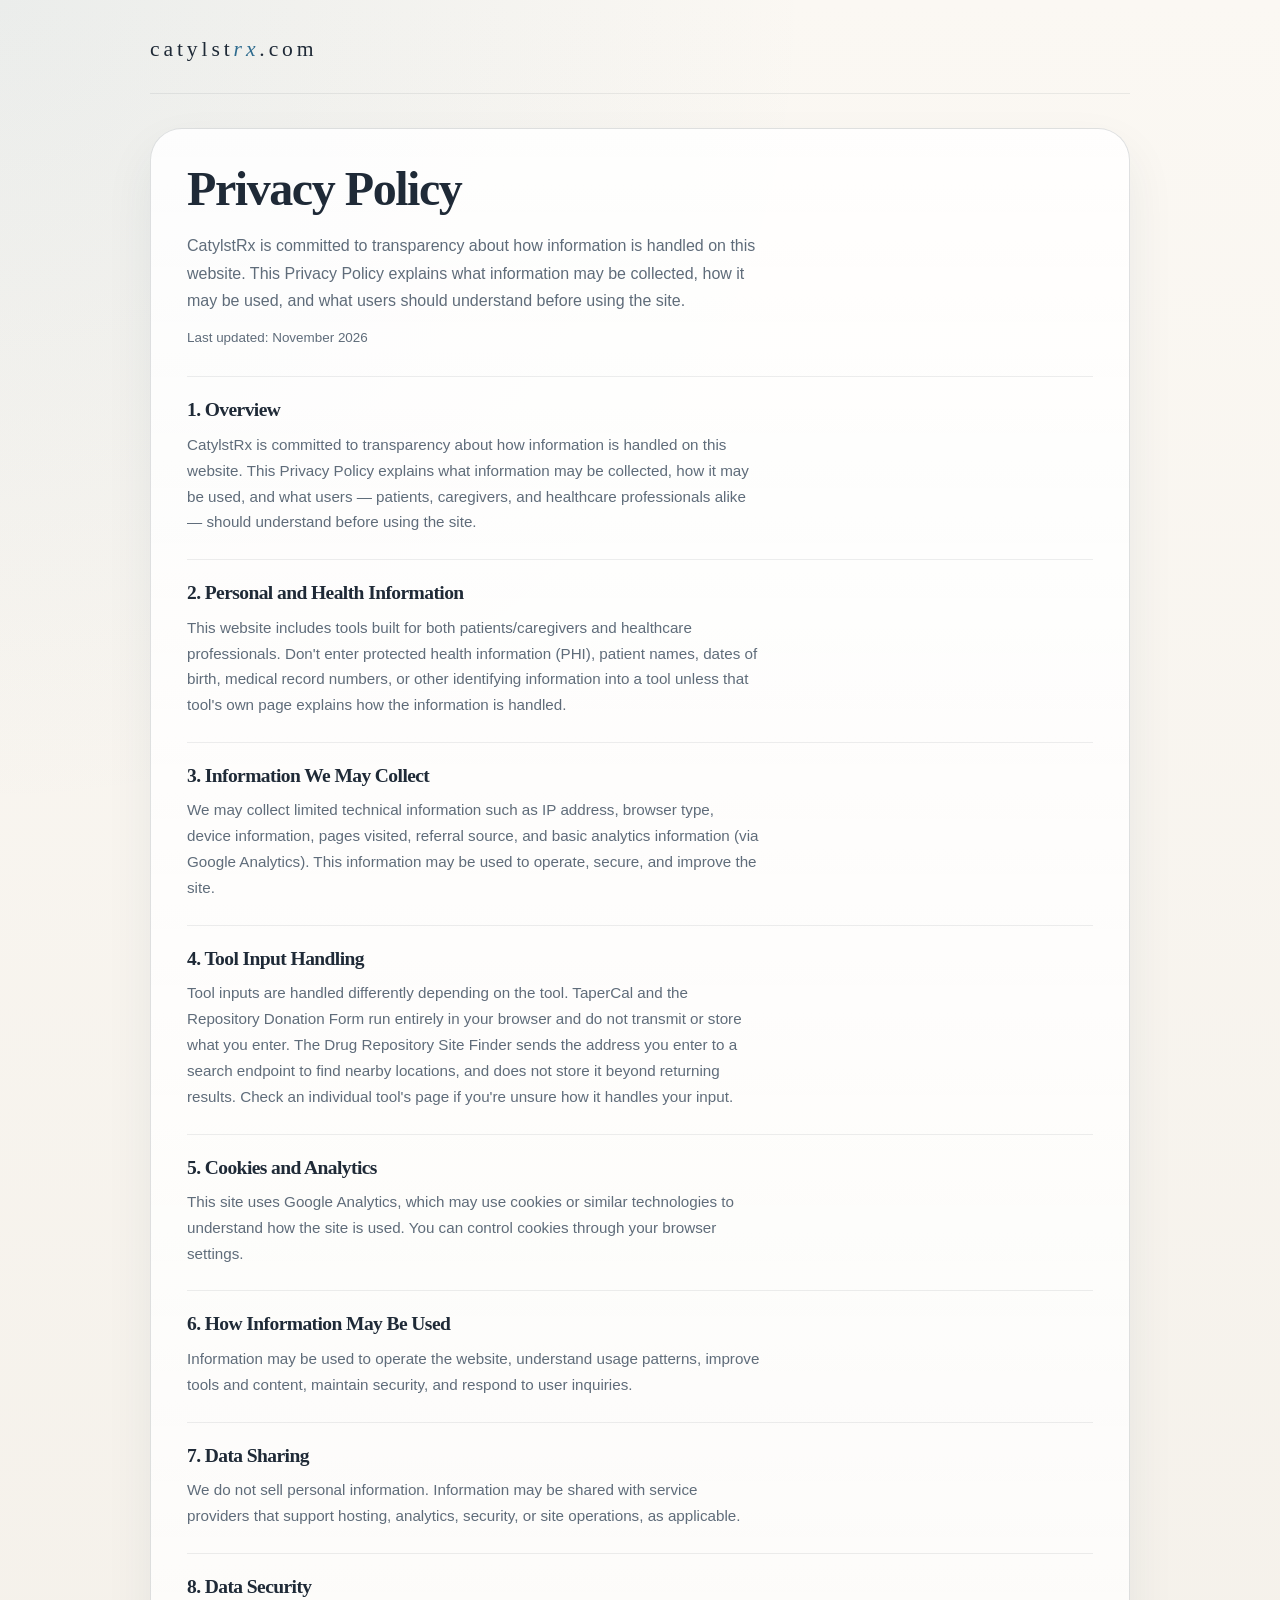
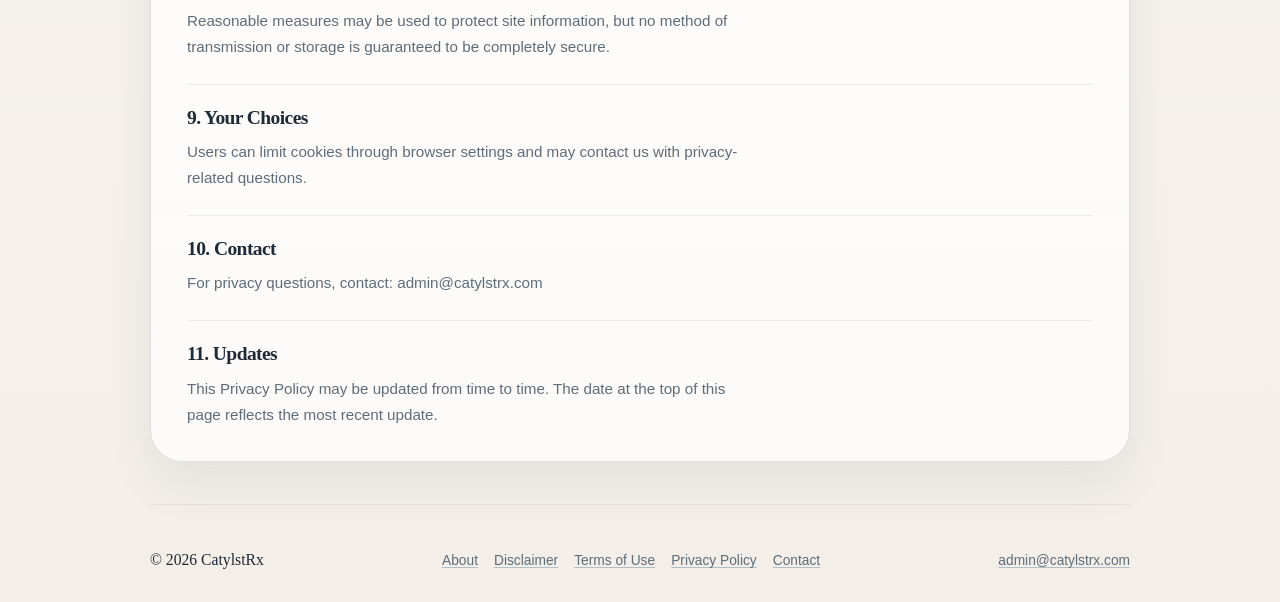
<file: privacy/index.html>
<!DOCTYPE html>
<html lang="en">
<head>
  <meta charset="UTF-8" />
  <!-- Google tag (gtag.js) -->
  <script async src="https://www.googletagmanager.com/gtag/js?id=G-BW46R6CCKD"></script>
  <script>
    window.dataLayer = window.dataLayer || [];
    function gtag(){dataLayer.push(arguments);}
    gtag('js', new Date());
    gtag('config', 'G-BW46R6CCKD');
  </script>
  <meta name="viewport" content="width=device-width, initial-scale=1.0" />
  <title>CatylstRx | Privacy Policy</title>
  <link rel="icon" type="image/svg+xml" href="/favicon.svg" />
  <meta
    name="description"
    content="Privacy Policy for CatylstRx clinician-facing tools."
  />
  <style>
    :root {
      --bg: #f3efe8;
      --bg-soft: #fbf8f3;
      --surface: rgba(255, 255, 255, 0.86);
      --text: #1f2a37;
      --muted: #5f6c7a;
      --line: rgba(31, 42, 55, 0.14);
      --accent: #2f6c8f;
      --shadow: 0 22px 50px rgba(24, 54, 76, 0.07);
      --radius: 24px;
    }

    * {
      box-sizing: border-box;
    }

    html,
    body {
      margin: 0;
      min-height: 100%;
    }

    body {
      font-family: Georgia, "Times New Roman", serif;
      color: var(--text);
      background:
        radial-gradient(circle at top left, rgba(47, 108, 143, 0.08), transparent 32%),
        linear-gradient(180deg, var(--bg-soft) 0%, var(--bg) 100%);
      line-height: 1.6;
    }

    a {
      color: inherit;
      text-decoration: none;
    }

    .page {
      min-height: 100vh;
      padding: 28px 24px 24px;
    }

    .shell {
      width: min(100%, 980px);
      margin: 0 auto;
    }

    .topbar {
      display: flex;
      justify-content: space-between;
      align-items: center;
      gap: 16px;
      padding: 4px 0 26px;
      border-bottom: 1px solid rgba(31, 42, 55, 0.08);
    }

    .wordmark {
      font-size: clamp(1.1rem, 2vw, 1.35rem);
      letter-spacing: 0.18em;
      text-transform: lowercase;
    }

    .wordmark span {
      color: var(--accent);
      font-style: italic;
    }

    .intro,
    .section-copy,
    .footer-nav,
    .footer-email {
      color: var(--muted);
      font-family: Arial, Helvetica, sans-serif;
    }

    .card {
      margin-top: 34px;
      padding: 34px 36px;
      border: 1px solid var(--line);
      border-radius: 32px;
      background: linear-gradient(180deg, var(--surface) 0%, rgba(255, 255, 255, 0.72) 100%);
      box-shadow: var(--shadow);
    }

    h1,
    h2,
    p {
      margin: 0;
    }

    h1,
    h2 {
      letter-spacing: -0.03em;
    }

    h1 {
      font-size: clamp(2rem, 4vw, 3rem);
      line-height: 1.08;
    }

    .intro {
      max-width: 64ch;
      margin-top: 18px;
      font-size: 1rem;
      line-height: 1.72;
    }

    .last-updated {
      margin-top: 12px;
      color: var(--muted);
      font-family: Arial, Helvetica, sans-serif;
      font-size: 0.84rem;
    }

    .content {
      display: grid;
      gap: 24px;
      margin-top: 28px;
    }

    .section {
      display: grid;
      gap: 10px;
      padding-top: 22px;
      border-top: 1px solid rgba(31, 42, 55, 0.08);
    }

    .section h2 {
      font-size: 1.22rem;
      line-height: 1.15;
    }

    .section-copy {
      max-width: 68ch;
      font-size: 0.95rem;
      line-height: 1.7;
    }

    .footer {
      display: grid;
      grid-template-columns: auto 1fr auto;
      gap: 18px;
      align-items: end;
      padding: 42px 0 6px;
      border-top: 1px solid rgba(31, 42, 55, 0.08);
      margin-top: 42px;
    }

    .footer-brand {
      color: var(--text);
      font-size: 0.98rem;
    }

    .footer-nav {
      display: flex;
      justify-content: center;
      gap: 16px;
      flex-wrap: wrap;
      font-size: 0.86rem;
    }

    .footer-email {
      font-size: 0.86rem;
      white-space: nowrap;
    }

    .footer a {
      text-decoration: underline;
      text-decoration-color: rgba(47, 108, 143, 0.36);
      text-underline-offset: 0.16em;
    }

    @media (max-width: 860px) {
      .footer {
        grid-template-columns: 1fr;
        align-items: start;
      }

      .footer-nav {
        justify-content: flex-start;
      }
    }

    @media (max-width: 640px) {
      .page {
        padding: 18px;
      }

      .topbar {
        flex-direction: column;
        align-items: start;
      }

      .card {
        margin-top: 24px;
        padding: 24px 22px;
      }
    }
  </style>
</head>
<body>
  <div class="page">
    <div class="shell">
      <header class="topbar">
        <a class="wordmark" href="/">catylst<span>rx</span>.com</a>
      </header>

      <main>
        <article class="card">
          <h1>Privacy Policy</h1>
          <p class="intro">
            CatylstRx is committed to transparency about how information is handled on this website. This Privacy Policy explains what information may be collected, how it may be used, and what users should understand before using the site.
          </p>
          <p class="last-updated">Last updated: November 2026</p>

          <div class="content">
            <section class="section" aria-labelledby="overview-title">
              <h2 id="overview-title">1. Overview</h2>
              <p class="section-copy">
                CatylstRx is committed to transparency about how information is handled on this website. This Privacy Policy explains what information may be collected, how it may be used, and what users &mdash; patients, caregivers, and healthcare professionals alike &mdash; should understand before using the site.
              </p>
            </section>

            <section class="section" aria-labelledby="phi-title">
              <h2 id="phi-title">2. Personal and Health Information</h2>
              <p class="section-copy">
                This website includes tools built for both patients/caregivers and healthcare professionals. Don't enter protected health information (PHI), patient names, dates of birth, medical record numbers, or other identifying information into a tool unless that tool's own page explains how the information is handled.
              </p>
            </section>

            <section class="section" aria-labelledby="collect-title">
              <h2 id="collect-title">3. Information We May Collect</h2>
              <p class="section-copy">
                We may collect limited technical information such as IP address, browser type, device information, pages visited, referral source, and basic analytics information (via Google Analytics). This information may be used to operate, secure, and improve the site.
              </p>
            </section>

            <section class="section" aria-labelledby="tool-title">
              <h2 id="tool-title">4. Tool Input Handling</h2>
              <p class="section-copy">
                Tool inputs are handled differently depending on the tool. TaperCal and the Repository Donation Form run entirely in your browser and do not transmit or store what you enter. The Drug Repository Site Finder sends the address you enter to a search endpoint to find nearby locations, and does not store it beyond returning results. Check an individual tool's page if you're unsure how it handles your input.
              </p>
            </section>

            <section class="section" aria-labelledby="cookies-title">
              <h2 id="cookies-title">5. Cookies and Analytics</h2>
              <p class="section-copy">
                This site uses Google Analytics, which may use cookies or similar technologies to understand how the site is used. You can control cookies through your browser settings.
              </p>
            </section>

            <section class="section" aria-labelledby="use-title">
              <h2 id="use-title">6. How Information May Be Used</h2>
              <p class="section-copy">
                Information may be used to operate the website, understand usage patterns, improve tools and content, maintain security, and respond to user inquiries.
              </p>
            </section>

            <section class="section" aria-labelledby="sharing-title">
              <h2 id="sharing-title">7. Data Sharing</h2>
              <p class="section-copy">
                We do not sell personal information. Information may be shared with service providers that support hosting, analytics, security, or site operations, as applicable.
              </p>
            </section>

            <section class="section" aria-labelledby="security-title">
              <h2 id="security-title">8. Data Security</h2>
              <p class="section-copy">
                Reasonable measures may be used to protect site information, but no method of transmission or storage is guaranteed to be completely secure.
              </p>
            </section>

            <section class="section" aria-labelledby="choices-title">
              <h2 id="choices-title">9. Your Choices</h2>
              <p class="section-copy">
                Users can limit cookies through browser settings and may contact us with privacy-related questions.
              </p>
            </section>

            <section class="section" aria-labelledby="contact-title">
              <h2 id="contact-title">10. Contact</h2>
              <p class="section-copy">
                For privacy questions, contact: <a href="mailto:admin@catylstrx.com">admin@catylstrx.com</a>
              </p>
            </section>

            <section class="section" aria-labelledby="updates-title">
              <h2 id="updates-title">11. Updates</h2>
              <p class="section-copy">
                This Privacy Policy may be updated from time to time. The date at the top of this page reflects the most recent update.
              </p>
            </section>
          </div>
        </article>
      </main>

      <footer class="footer">
        <div>
          <div class="footer-brand">&copy; 2026 CatylstRx</div>
        </div>
        <nav class="footer-nav" aria-label="Footer navigation">
          <a href="/about">About</a>
          <a href="/disclaimer">Disclaimer</a>
          <a href="/terms">Terms of Use</a>
          <a href="/privacy">Privacy Policy</a>
          <a href="mailto:admin@catylstrx.com">Contact</a>
        </nav>
        <a class="footer-email" href="mailto:admin@catylstrx.com">admin@catylstrx.com</a>
      </footer>
    </div>
  </div>
</body>
</html>
</file>
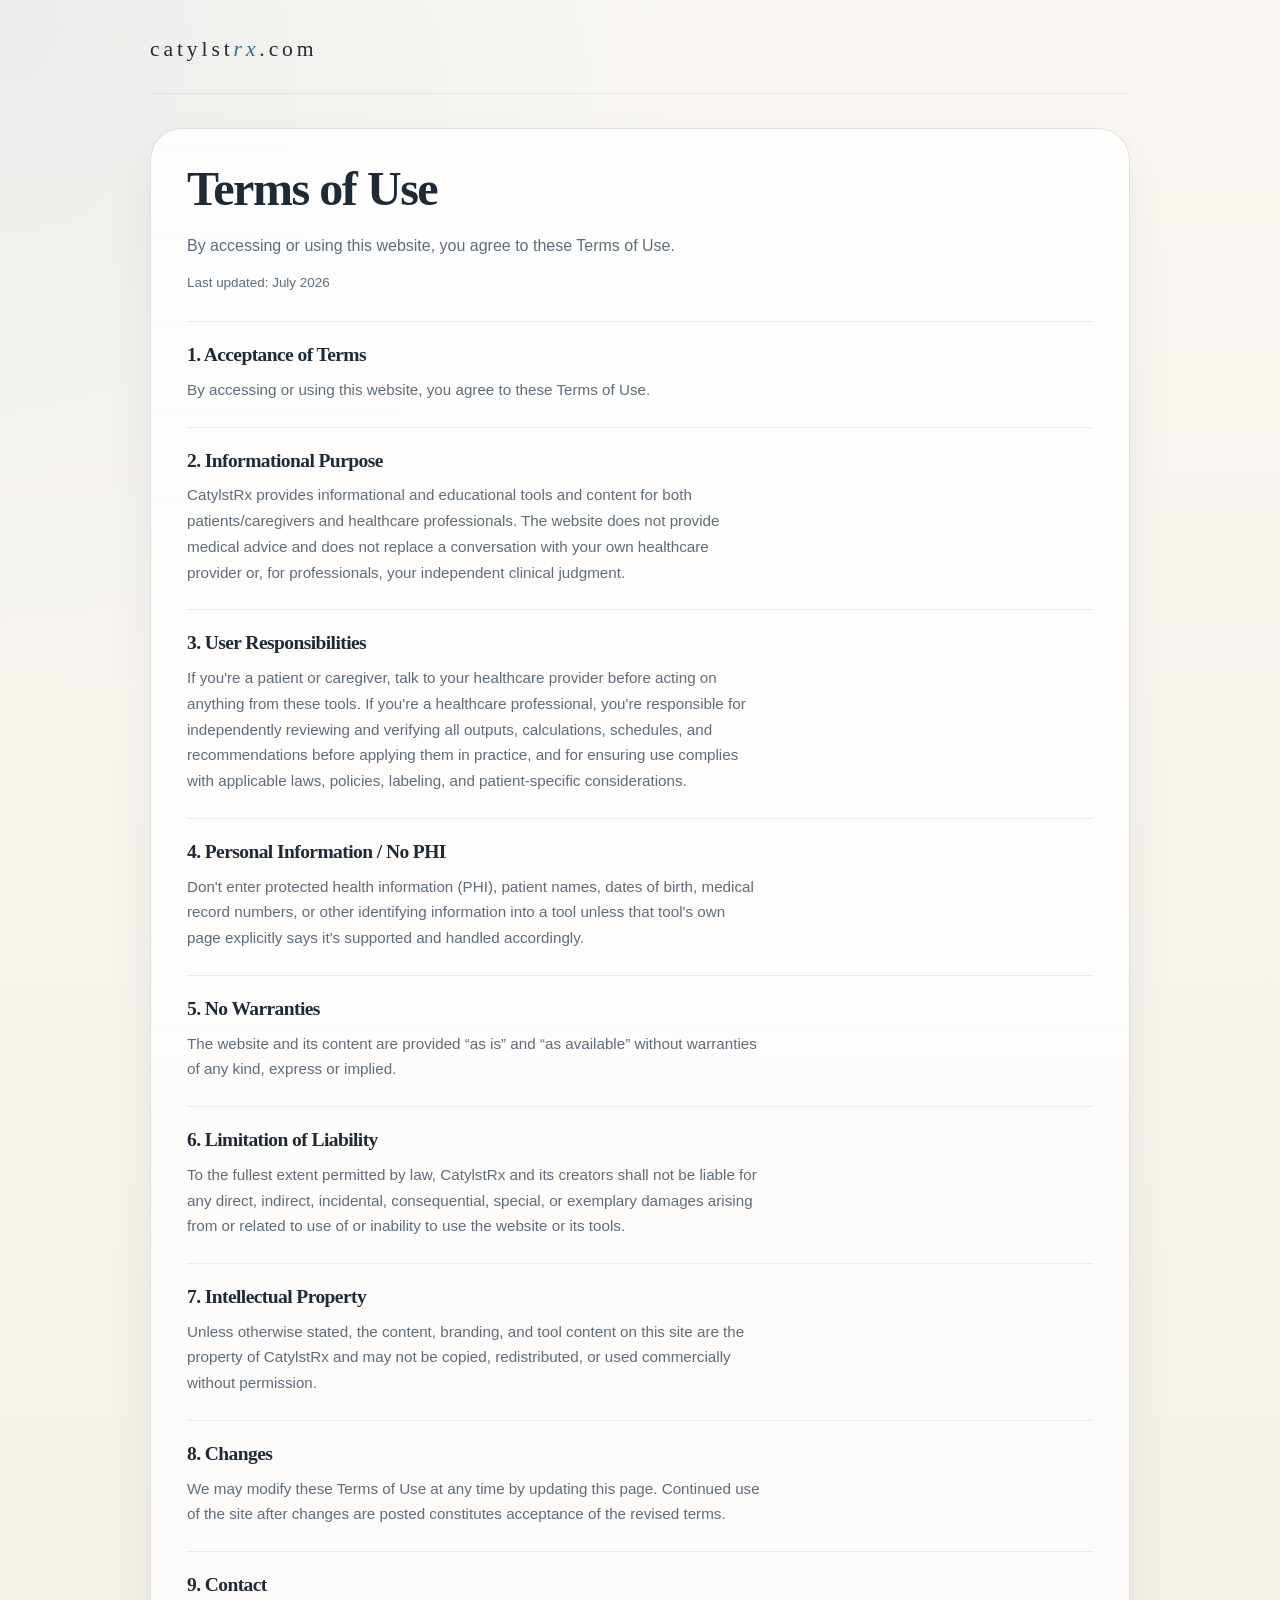
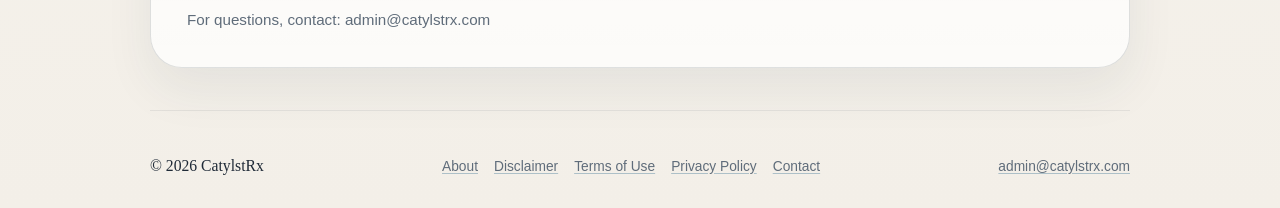
<file: terms/index.html>
<!DOCTYPE html>
<html lang="en">
<head>
  <meta charset="UTF-8" />
  <!-- Google tag (gtag.js) -->
  <script async src="https://www.googletagmanager.com/gtag/js?id=G-BW46R6CCKD"></script>
  <script>
    window.dataLayer = window.dataLayer || [];
    function gtag(){dataLayer.push(arguments);}
    gtag('js', new Date());
    gtag('config', 'G-BW46R6CCKD');
  </script>
  <meta name="viewport" content="width=device-width, initial-scale=1.0" />
  <title>CatylstRx | Terms of Use</title>
  <link rel="icon" type="image/svg+xml" href="/favicon.svg" />
  <meta
    name="description"
    content="Terms of Use for CatylstRx clinician-facing tools."
  />
  <style>
    :root {
      --bg: #f3efe8;
      --bg-soft: #fbf8f3;
      --surface: rgba(255, 255, 255, 0.86);
      --text: #1f2a37;
      --muted: #5f6c7a;
      --line: rgba(31, 42, 55, 0.14);
      --accent: #2f6c8f;
      --shadow: 0 22px 50px rgba(24, 54, 76, 0.07);
      --radius: 24px;
    }

    * {
      box-sizing: border-box;
    }

    html,
    body {
      margin: 0;
      min-height: 100%;
    }

    body {
      font-family: Georgia, "Times New Roman", serif;
      color: var(--text);
      background:
        radial-gradient(circle at top left, rgba(47, 108, 143, 0.08), transparent 32%),
        linear-gradient(180deg, var(--bg-soft) 0%, var(--bg) 100%);
      line-height: 1.6;
    }

    a {
      color: inherit;
      text-decoration: none;
    }

    .page {
      min-height: 100vh;
      padding: 28px 24px 24px;
    }

    .shell {
      width: min(100%, 980px);
      margin: 0 auto;
    }

    .topbar {
      display: flex;
      justify-content: space-between;
      align-items: center;
      gap: 16px;
      padding: 4px 0 26px;
      border-bottom: 1px solid rgba(31, 42, 55, 0.08);
    }

    .wordmark {
      font-size: clamp(1.1rem, 2vw, 1.35rem);
      letter-spacing: 0.18em;
      text-transform: lowercase;
    }

    .wordmark span {
      color: var(--accent);
      font-style: italic;
    }

    .intro,
    .section-copy,
    .footer-nav,
    .footer-email {
      color: var(--muted);
      font-family: Arial, Helvetica, sans-serif;
    }

    .card {
      margin-top: 34px;
      padding: 34px 36px;
      border: 1px solid var(--line);
      border-radius: 32px;
      background: linear-gradient(180deg, var(--surface) 0%, rgba(255, 255, 255, 0.72) 100%);
      box-shadow: var(--shadow);
    }

    h1,
    h2,
    p {
      margin: 0;
    }

    h1,
    h2 {
      letter-spacing: -0.03em;
    }

    h1 {
      font-size: clamp(2rem, 4vw, 3rem);
      line-height: 1.08;
    }

    .intro {
      max-width: 64ch;
      margin-top: 18px;
      font-size: 1rem;
      line-height: 1.72;
    }

    .last-updated {
      margin-top: 12px;
      color: var(--muted);
      font-family: Arial, Helvetica, sans-serif;
      font-size: 0.84rem;
    }

    .content {
      display: grid;
      gap: 24px;
      margin-top: 28px;
    }

    .section {
      display: grid;
      gap: 10px;
      padding-top: 22px;
      border-top: 1px solid rgba(31, 42, 55, 0.08);
    }

    .section h2 {
      font-size: 1.22rem;
      line-height: 1.15;
    }

    .section-copy {
      max-width: 68ch;
      font-size: 0.95rem;
      line-height: 1.7;
    }

    .footer {
      display: grid;
      grid-template-columns: auto 1fr auto;
      gap: 18px;
      align-items: end;
      padding: 42px 0 6px;
      border-top: 1px solid rgba(31, 42, 55, 0.08);
      margin-top: 42px;
    }

    .footer-brand {
      color: var(--text);
      font-size: 0.98rem;
    }

    .footer-nav {
      display: flex;
      justify-content: center;
      gap: 16px;
      flex-wrap: wrap;
      font-size: 0.86rem;
    }

    .footer-email {
      font-size: 0.86rem;
      white-space: nowrap;
    }

    .footer a {
      text-decoration: underline;
      text-decoration-color: rgba(47, 108, 143, 0.36);
      text-underline-offset: 0.16em;
    }

    @media (max-width: 860px) {
      .footer {
        grid-template-columns: 1fr;
        align-items: start;
      }

      .footer-nav {
        justify-content: flex-start;
      }
    }

    @media (max-width: 640px) {
      .page {
        padding: 18px;
      }

      .topbar {
        flex-direction: column;
        align-items: start;
      }

      .card {
        margin-top: 24px;
        padding: 24px 22px;
      }
    }
  </style>
</head>
<body>
  <div class="page">
    <div class="shell">
      <header class="topbar">
        <a class="wordmark" href="/">catylst<span>rx</span>.com</a>
      </header>

      <main>
        <article class="card">
          <h1>Terms of Use</h1>
          <p class="intro">
            By accessing or using this website, you agree to these Terms of Use.
          </p>
          <p class="last-updated">Last updated: July 2026</p>

          <div class="content">
            <section class="section" aria-labelledby="acceptance-title">
              <h2 id="acceptance-title">1. Acceptance of Terms</h2>
              <p class="section-copy">
                By accessing or using this website, you agree to these Terms of Use.
              </p>
            </section>

            <section class="section" aria-labelledby="purpose-title">
              <h2 id="purpose-title">2. Informational Purpose</h2>
              <p class="section-copy">
                CatylstRx provides informational and educational tools and content for both patients/caregivers and healthcare professionals. The website does not provide medical advice and does not replace a conversation with your own healthcare provider or, for professionals, your independent clinical judgment.
              </p>
            </section>

            <section class="section" aria-labelledby="responsibilities-title">
              <h2 id="responsibilities-title">3. User Responsibilities</h2>
              <p class="section-copy">
                If you're a patient or caregiver, talk to your healthcare provider before acting on anything from these tools. If you're a healthcare professional, you're responsible for independently reviewing and verifying all outputs, calculations, schedules, and recommendations before applying them in practice, and for ensuring use complies with applicable laws, policies, labeling, and patient-specific considerations.
              </p>
            </section>

            <section class="section" aria-labelledby="phi-title">
              <h2 id="phi-title">4. Personal Information / No PHI</h2>
              <p class="section-copy">
                Don't enter protected health information (PHI), patient names, dates of birth, medical record numbers, or other identifying information into a tool unless that tool's own page explicitly says it's supported and handled accordingly.
              </p>
            </section>

            <section class="section" aria-labelledby="warranties-title">
              <h2 id="warranties-title">5. No Warranties</h2>
              <p class="section-copy">
                The website and its content are provided &ldquo;as is&rdquo; and &ldquo;as available&rdquo; without warranties of any kind, express or implied.
              </p>
            </section>

            <section class="section" aria-labelledby="liability-title">
              <h2 id="liability-title">6. Limitation of Liability</h2>
              <p class="section-copy">
                To the fullest extent permitted by law, CatylstRx and its creators shall not be liable for any direct, indirect, incidental, consequential, special, or exemplary damages arising from or related to use of or inability to use the website or its tools.
              </p>
            </section>

            <section class="section" aria-labelledby="ip-title">
              <h2 id="ip-title">7. Intellectual Property</h2>
              <p class="section-copy">
                Unless otherwise stated, the content, branding, and tool content on this site are the property of CatylstRx and may not be copied, redistributed, or used commercially without permission.
              </p>
            </section>

            <section class="section" aria-labelledby="changes-title">
              <h2 id="changes-title">8. Changes</h2>
              <p class="section-copy">
                We may modify these Terms of Use at any time by updating this page. Continued use of the site after changes are posted constitutes acceptance of the revised terms.
              </p>
            </section>

            <section class="section" aria-labelledby="contact-title">
              <h2 id="contact-title">9. Contact</h2>
              <p class="section-copy">
                For questions, contact: <a href="mailto:admin@catylstrx.com">admin@catylstrx.com</a>
              </p>
            </section>
          </div>
        </article>
      </main>

      <footer class="footer">
        <div>
          <div class="footer-brand">&copy; 2026 CatylstRx</div>
        </div>
        <nav class="footer-nav" aria-label="Footer navigation">
          <a href="/about">About</a>
          <a href="/disclaimer">Disclaimer</a>
          <a href="/terms">Terms of Use</a>
          <a href="/privacy">Privacy Policy</a>
          <a href="mailto:admin@catylstrx.com">Contact</a>
        </nav>
        <a class="footer-email" href="mailto:admin@catylstrx.com">admin@catylstrx.com</a>
      </footer>
    </div>
  </div>
</body>
</html>
</file>
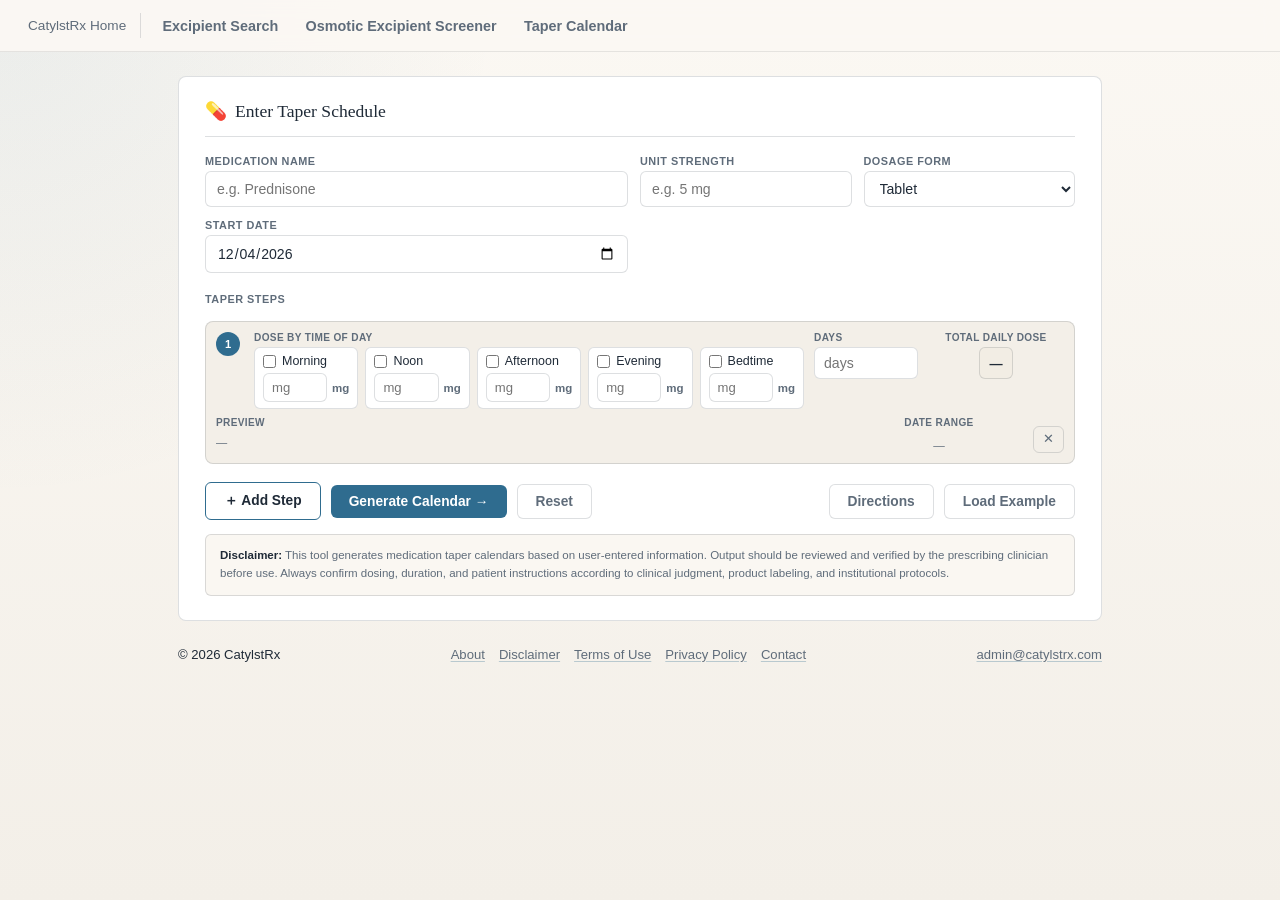
<file: taper-calendar.html>
<!DOCTYPE html>
<html lang="en">
<head>
  <meta charset="UTF-8" />
  <!-- Google tag (gtag.js) -->
  <script async src="https://www.googletagmanager.com/gtag/js?id=G-BW46R6CCKD"></script>
  <script>
    window.dataLayer = window.dataLayer || [];
    function gtag(){dataLayer.push(arguments);}
    gtag('js', new Date());
    gtag('config', 'G-BW46R6CCKD');
  </script>
  <meta name="viewport" content="width=device-width, initial-scale=1.0"/>
  <title>TaperCal – Medication Taper Calendar | CatylstRx</title>
  <link rel="icon" type="image/svg+xml" href="favicon.svg" />
  <style>
    *, *::before, *::after { box-sizing: border-box; margin: 0; padding: 0; }

    body {
      font-family: Arial, Helvetica, sans-serif;
      background:
        radial-gradient(circle at top left, rgba(47, 108, 143, 0.08), transparent 32%),
        linear-gradient(180deg, #fbf8f3 0%, #f3efe8 100%);
      color: #1f2a37;
      min-height: 100vh;
    }

    /* ── Header ─────────────────────────── */
    .topbar {
      position: sticky;
      top: 0;
      padding: 0 28px;
      border-bottom: 1px solid rgba(31, 42, 55, 0.1);
      background: rgba(251, 248, 243, 0.92);
      backdrop-filter: blur(10px);
      display: flex;
      align-items: center;
      min-height: 52px;
      z-index: 100;
    }
    .topbar-nav {
      display: flex;
      align-items: center;
      gap: 0;
    }
    .topbar-nav a {
      font-family: Arial, Helvetica, sans-serif;
      font-size: 0.9rem;
      font-weight: 600;
      color: #5f6c7a;
      text-decoration: none;
      padding: 0.3rem 0.85rem;
      border-radius: 999px;
      transition: background 0.15s, color 0.15s;
    }
    .topbar-nav a:hover { color: #2f6c8f; background: rgba(47, 108, 143, 0.08); }
    .topbar-nav a:first-child {
      padding-left: 0;
      margin-right: 0.5rem;
      padding-right: 0.85rem;
      border-right: 1px solid rgba(31, 42, 55, 0.14);
      border-radius: 0;
      font-weight: 400;
      font-size: 0.85rem;
    }

    /* ── Disclaimer banner ───────────────── */
    /* ── Layout ──────────────────────────── */
    .wrap { max-width: 960px; margin: 0 auto; padding: 24px 18px 60px; }

    .card {
      background: #fff;
      border: 1px solid rgba(31, 42, 55, 0.15);
      border-radius: 8px;
      padding: 24px 26px;
      margin-bottom: 22px;
    }
    .card-title {
      font-family: Georgia, "Times New Roman", serif;
      font-size: 1.1rem; font-weight: 400; color: #1f2a37;
      display: flex; align-items: center; gap: 8px;
      padding-bottom: 14px; border-bottom: 1px solid rgba(31, 42, 55, 0.15); margin: 0 0 18px;
    }

    /* ── Meta row ────────────────────────── */
    .meta-row { display: grid; grid-template-columns: 2fr 1fr 1fr; gap: 12px; margin-bottom: 20px; }
    @media(max-width:600px){ .meta-row { grid-template-columns: 1fr 1fr; } }
    @media(max-width:380px){ .meta-row { grid-template-columns: 1fr; } }

    .field label {
      display: block; font-size: 0.68rem; font-weight: 600;
      text-transform: uppercase; letter-spacing: 0.5px; color: #5f6c7a; margin-bottom: 4px;
    }
    .field input, .field select {
      width: 100%; padding: 9px 11px;
      border: 1.5px solid rgba(31, 42, 55, 0.15); border-radius: 6px;
      font-family: Arial, Helvetica, sans-serif; font-size: 0.88rem; color: #1f2a37;
      background: #fff; outline: none;
      transition: border-color 0.15s;
    }
    .field input:focus, .field select:focus { border-color: #2f6c8f; }
    .field select { height: 36px; padding-top: 0; padding-bottom: 0; cursor: pointer; }

    /* ── Steps table ─────────────────────── */
    .taper-label {
      font-size: 0.68rem; font-weight: 600; text-transform: uppercase;
      letter-spacing: 0.5px; color: #5f6c7a; margin-bottom: 8px;
    }

    .steps-table { width: 100%; border-collapse: separate; border-spacing: 0 8px; margin-bottom: 10px; }
    .steps-table thead { display: none; }
    .step-row td { padding: 0; vertical-align: top; }

    .step-card {
      border: 1px solid rgba(31, 42, 55, 0.15);
      border-radius: 8px;
      padding: 10px;
      background: #f3efe8;
    }
    .step-card-top {
      display: grid;
      grid-template-columns: 28px minmax(0, 1fr) minmax(88px, 104px) minmax(118px, 136px);
      gap: 10px;
      align-items: start;
    }
    .step-card-bottom {
      display: grid;
      grid-template-columns: minmax(220px, 1fr) minmax(110px, 150px) 40px;
      gap: 10px;
      align-items: start;
      margin-top: 8px;
    }
    .step-field-label {
      display: block;
      font-size: 0.63rem;
      font-weight: 600;
      text-transform: uppercase;
      letter-spacing: 0.35px;
      color: #5f6c7a;
      margin-bottom: 4px;
    }
    .step-field.compact .step-field-label { text-align: center; }
    .step-field.compact { text-align: center; }
    .step-actions {
      display: flex;
      justify-content: flex-end;
      align-items: end;
      height: 100%;
    }

    .step-row input[type=number] {
      width: 100%; padding: 7px 9px;
      border: 1.5px solid rgba(31, 42, 55, 0.15); border-radius: 6px;
      font-family: Arial, Helvetica, sans-serif; font-size: 0.88rem; color: #1f2a37;
      background: #fff; outline: none;
      transition: border-color 0.15s; -moz-appearance: textfield;
    }
    .step-row input[type=number]::-webkit-outer-spin-button,
    .step-row input[type=number]::-webkit-inner-spin-button { -webkit-appearance: none; }
    .step-row input[type=number]:focus { border-color: #2f6c8f; }

    .time-dose-grid {
      display: grid;
      grid-template-columns: repeat(auto-fit, minmax(100px, 1fr));
      gap: 7px;
      min-width: 0;
    }
    .time-dose-item {
      border: 1px solid rgba(31, 42, 55, 0.15);
      border-radius: 6px;
      background: #fff;
      padding: 6px 8px;
      min-width: 0;
    }
    .time-dose-top {
      display: flex;
      align-items: center;
      gap: 6px;
      font-size: 0.78rem;
      color: #1f2a37;
      margin-bottom: 5px;
      white-space: nowrap;
    }
    .time-dose-top input { accent-color: #2f6c8f; }
    .time-dose-dose {
      display: flex;
      align-items: center;
      gap: 5px;
    }
    .time-dose-dose input[type=number] {
      padding: 6px 8px;
      font-size: 0.82rem;
    }
    .time-dose-dose .unit {
      font-size: 0.72rem;
      color: #5f6c7a;
      font-weight: 600;
      white-space: nowrap;
    }
    .daily-dose-badge {
      display: inline-flex;
      align-items: center;
      justify-content: center;
      min-height: 32px;
      padding: 5px 9px;
      border-radius: 6px;
      border: 1.5px solid rgba(31, 42, 55, 0.15);
      background: #f2ede4;
      color: #1f2a37;
      font-size: 0.82rem;
      font-weight: 700;
      line-height: 1.15;
    }

    .preview-text {
      display: inline-block;
      font-size: 0.70rem;
      color: #5f6c7a;
      line-height: 1.3;
      text-align: left;
      white-space: normal;
    }
    .preview-line { margin-bottom: 2px; }

    .step-num {
      width: 24px; height: 24px; border-radius: 50%;
      background: #2f6c8f; color: #fff;
      font-size: 0.7rem; font-weight: 700;
      display: inline-flex; align-items: center; justify-content: center;
    }

    .tablets-badge {
      display: inline-block; background: rgba(31, 42, 55, 0.15); color: #1f2a37;
      border: 1px solid rgba(31, 42, 55, 0.22); border-radius: 5px;
      padding: 4px 8px; font-size: 0.76rem; font-weight: 600;
      min-width: 74px; text-align: center; white-space: nowrap;
    }
    .tablets-badge.warn { background: #ece7dd; border-style: dashed; }

    .date-range-badge { font-size: 0.72rem; color: #5f6c7a; white-space: nowrap; display: inline-block; padding-top: 7px; }

    .btn-del {
      background: none; border: 1px solid rgba(31, 42, 55, 0.15); border-radius: 6px;
      color: #5f6c7a; cursor: pointer; font-size: 0.8rem; padding: 6px 9px;
      line-height: 1; transition: background 0.12s;
    }
    .btn-del:hover { background: rgba(31, 42, 55, 0.15); }

    .taper-footer { display: flex; align-items: center; gap: 10px; flex-wrap: wrap; margin-top: 8px; }
    .taper-footer-right { display: flex; align-items: center; gap: 10px; flex-wrap: wrap; margin-left: auto; }

    .btn {
      padding: 9px 18px; border-radius: 6px;
      font-family: Arial, Helvetica, sans-serif; font-size: 0.86rem; font-weight: 600;
      cursor: pointer; border: none; transition: background 0.12s;
    }
    .btn-primary { background: #2f6c8f; color: #fff; }
    .btn-primary:hover { background: #1f2a37; }
    .btn-outline { background: #fff; color: #1f2a37; border: 1.5px solid #2f6c8f; }
    .btn-outline:hover { background: #f2ede4; }
    .btn-ghost { background: #fff; color: #5f6c7a; border: 1.5px solid rgba(31, 42, 55, 0.15); }
    .btn-ghost:hover { background: #f2ede4; }
    .btn-print { background: #2f6c8f; color: #fff; }
    .btn-print:hover { background: #1f2a37; }

    .summary-bar {
      background: rgba(31, 42, 55, 0.15); border: 1px solid rgba(31, 42, 55, 0.22); border-radius: 6px;
      padding: 10px 14px; font-size: 0.82rem; color: #1f2a37; margin-top: 14px;
      display: flex; align-items: center; gap: 8px; flex-wrap: wrap;
    }
    .summary-bar strong { font-weight: 600; }

    .tool-disclaimer {
      margin-top: 14px;
      padding: 12px 14px;
      border: 1px solid rgba(31, 42, 55, 0.15);
      border-radius: 6px;
      background: #faf7f2;
      font-size: 0.72rem;
      color: #5f6c7a;
      line-height: 1.55;
    }

    .tool-disclaimer strong {
      color: #1f2a37;
    }

    .directions-panel {
      margin-top: 14px;
      padding: 14px 16px;
      border: 1px solid rgba(31, 42, 55, 0.15);
      border-radius: 6px;
      background: #faf7f2;
      font-size: 0.82rem;
      color: #1f2a37;
      line-height: 1.55;
    }
    .directions-section + .directions-section { margin-top: 12px; }
    .directions-title {
      font-weight: 700;
      font-size: 0.72rem;
      text-transform: uppercase;
      letter-spacing: 0.4px;
      color: #5f6c7a;
      margin-bottom: 6px;
    }
    .directions-panel ol, .directions-panel ul {
      margin: 0;
      padding-left: 20px;
    }
    .directions-panel li { margin-bottom: 4px; }
    .directions-panel li:last-child { margin-bottom: 0; }

    .site-footer {
      display: grid;
      grid-template-columns: auto 1fr auto;
      align-items: center;
      gap: 18px;
      margin-top: 26px;
      font-size: 0.82rem;
      color: #5f6c7a;
    }

    .footer-brand { color: #1f2a37; white-space: nowrap; }

    .site-footer a {
      color: #5f6c7a;
      text-decoration: underline;
      text-decoration-color: rgba(47, 108, 143, 0.3);
      text-underline-offset: 0.16em;
    }
    .site-footer a:hover { color: #2f6c8f; }

    .footer-links {
      display: flex;
      flex-wrap: wrap;
      justify-content: center;
      gap: 14px;
    }

    /* ── Calendar ────────────────────────── */
    #cal-section { display: none; }
    #cal-section.visible { display: block; }

    .cal-top {
      display: flex; align-items: center; justify-content: space-between;
      margin-bottom: 12px; flex-wrap: wrap; gap: 10px;
    }
    .cal-top h2 {
      font-family: Georgia, "Times New Roman", serif;
      font-size: 1.2rem; font-weight: 400; color: #1f2a37;
    }
    .cal-nav { display: flex; gap: 8px; align-items: center; flex-wrap: wrap; justify-content: flex-end; }
    .months-container { display: flex; flex-direction: column; gap: 18px; }
    .month-panel { background: #fff; }
    .month-title {
      font-family: Georgia, "Times New Roman", serif;
      font-size: 1.65rem;
      font-weight: 400;
      color: #1f2a37;
      text-align: center;
      margin: 0 0 4px;
    }
    .month-subtitle {
      font-family: Arial, Helvetica, sans-serif;
      font-size: 0.78rem;
      color: #5f6c7a;
      text-align: center;
      margin: 0 0 12px;
    }
    .cal-nav button, .shade-toggle-btn {
      background: #fff; border: 1.5px solid rgba(31, 42, 55, 0.15); border-radius: 6px;
      padding: 6px 14px; font-family: Arial, Helvetica, sans-serif; font-size: 0.82rem;
      font-weight: 500; cursor: pointer; color: #1f2a37; transition: background 0.12s;
    }
    .cal-nav button:hover, .shade-toggle-btn:hover { background: #f2ede4; }
    .nav-arrow { min-width: 74px; }
    .shade-toggle-btn[aria-pressed='true'] {
      background: #2f6c8f;
      color: #fff;
      border-color: #2f6c8f;
    }
    .cal-grid { background: #fff; border: 1.5px solid rgba(31, 42, 55, 0.22); border-radius: 6px; overflow: hidden; }
    .day-heads { display: grid; grid-template-columns: repeat(7,1fr); background: #1f2a37; color: #fff; }
    .day-heads div { padding: 9px 0; text-align: center; font-size: 0.7rem; font-weight: 600; letter-spacing: 0.4px; text-transform: uppercase; }
    .cal-body { display: grid; grid-template-columns: repeat(7,1fr); }

    .cell { border-right: 1px solid rgba(31, 42, 55, 0.15); border-bottom: 1px solid rgba(31, 42, 55, 0.15); min-height: 132px; padding: 6px; }
    .cell:nth-child(7n) { border-right: none; }
    .cell.empty { background: #f3efe8; }
    .cell.today-cell { background: #ede8df; }
    .cell.compact-cell { min-height: 0 !important; padding-top: 3px; padding-bottom: 3px; }

    .dnum { font-size: 0.76rem; font-weight: 700; color: #5f6c7a; margin-bottom: 4px; }
    .today-cell .dnum { color: #1f2a37; text-decoration: underline; }

    /* Dose blocks — grayscale shading levels for taper steps */
    .dose-block {
      border-radius: 4px;
      padding: 5px 7px;
      margin-bottom: 4px;
      font-size: 0.69rem;
      font-weight: 500;
      line-height: 1.35;
      border: 1px solid;
      -webkit-print-color-adjust: exact;
      print-color-adjust: exact;
      overflow-wrap: break-word;
      word-break: break-word;
      overflow: hidden;
    }
    .dose-block .med-name { font-weight: 700; font-size: 0.7rem; margin-bottom: 3px; }
    .dose-block .instruction-line { font-size: 0.66rem; margin-top: 2px; line-height: 1.3; }
    .instruction-copy { display: block; }

    /* 4 step styles using brand palette */
    .gs-0 { background: #18364c; color: #fff; border-color: #0f2233; }
    .gs-1 { background: #2f6c8f; color: #fff; border-color: #1d5070; }
    .gs-2 { background: rgba(31, 42, 55, 0.15); color: #1f2a37; border-color: rgba(31, 42, 55, 0.22); }
    .gs-3 { background: #fff; color: #1f2a37; border-color: #2f6c8f; }

    .no-shading .dose-block {
      background: #fff !important;
      color: #1f2a37 !important;
      border: 2px solid #2f6c8f !important;
      border-style: solid !important;
    }
    .no-shading .leg-swatch {
      background: #fff !important;
      border: 2px solid #2f6c8f !important;
    }

    /* ── Legend ──────────────────────────── */
    .legend { display: flex; flex-wrap: wrap; gap: 7px; margin-top: 12px; }
    .leg-item {
      display: flex; align-items: center; gap: 7px;
      background: #fff; border: 1px solid rgba(31, 42, 55, 0.15); border-radius: 5px;
      padding: 5px 10px; font-size: 0.76rem; color: #1f2a37;
    }
    .leg-swatch {
      width: 16px; height: 14px; border-radius: 3px; border: 1px solid rgba(31, 42, 55, 0.22);
      flex-shrink: 0;
      -webkit-print-color-adjust: exact; print-color-adjust: exact;
    }

    /* ── Disclaimer full ─────────────────── */
    .print-footer { font-size: 0.72rem; line-height: 1.3; color: #4a5563; margin-top: 4px; }
    /* ── Print ───────────────────────────── */
    @media print {
      @page { size: letter landscape; margin: 0.18in; }
      html, body { background: #fff; height: auto; }
      body { margin: 0 !important; }
      .topbar, .card, .site-footer { display: none !important; }
      .wrap {
        padding: 0 !important;
        margin: 0 !important;
        max-width: 100% !important;
      }
      #cal-section {
        display: block !important;
        margin: 0 !important;
        padding: 0 !important;
      }
      .cal-top {
        display: flex !important;
        justify-content: flex-end !important;
        margin: 0 0 0.02in 0 !important;
      }
      #cal-heading, .cal-nav, #shade-toggle-btn, #print-btn { display: none !important; }
      .months-container {
        display: block !important;
      }
      .month-panel {
        break-after: page;
        page-break-after: always;
        margin: 0 !important;
        padding: 0 !important;
      }
      .month-panel:last-child {
        break-after: auto;
        page-break-after: auto;
      }
      .month-panel {
        position: relative;
      }
      .month-title {
        display: block !important;
        font-size: 20pt !important;
        line-height: 1.02 !important;
        font-weight: 800 !important;
        text-align: center !important;
        margin: 0 0 0.02in 0 !important;
        color: #000 !important;
      }
      .month-subtitle {
        display: block !important;
        font-size: 11pt !important;
        font-weight: 400 !important;
        text-align: center !important;
        margin: 0 0 0.05in 0 !important;
        color: #000 !important;
      }
      .cal-grid {
        display: grid;
        grid-template-rows: auto 1fr;
        height: 7.10in;
        box-shadow: none;
        border: 1.5px solid #000;
        overflow: visible;
      }
      .day-heads { background: #1f2a37 !important; -webkit-print-color-adjust: exact; print-color-adjust: exact; }
      .day-heads div { padding: 8px 0; font-size: 9.5pt; }
      .cal-body { align-content: stretch; }
      .cell {
        min-height: 0 !important;
        height: auto;
        overflow: hidden;
        padding: 5px 5px 4px 5px;
      }
      .month-panel[data-weeks='2'] .dnum { font-size: 11pt; margin-bottom: 4px; }
      .month-panel[data-weeks='3'] .dnum { font-size: 10pt; margin-bottom: 3px; }
      .dose-block { padding: 5px 7px; font-size: 10pt; line-height: 1.26; }
      .dose-block .med-name { font-size: 1.05em; margin-bottom: 2px; }
      .dose-block .instruction-line { font-size: 0.94em; margin-top: 2px; line-height: 1.22; }
      .print-footer { display: none; }
      .print-footer {
        display: block !important;
        font-size: 8pt !important;
        line-height: 1.15 !important;
        color: #000 !important;
        text-align: center !important;
        margin-top: 0.06in !important;
        padding: 0 !important;
        font-weight: 400 !important;
        break-before: avoid !important;
        page-break-before: avoid !important;
      }
      .print-footer strong { font-weight: 700 !important; }
    }

    @media(max-width:980px){
      .step-card-top { grid-template-columns: 28px 1fr minmax(88px, 104px); }
      .step-card-top .step-daily { grid-column: 2 / span 2; }
      .step-card-bottom { grid-template-columns: 1fr minmax(110px, 150px) 40px; }
      .time-dose-grid { grid-template-columns: repeat(auto-fit, minmax(96px, 1fr)); }
    }

    @media(max-width:760px){
      .step-card-top { grid-template-columns: 28px 1fr; }
      .step-card-top .step-days,
      .step-card-top .step-daily { grid-column: 2; }
      .step-card-bottom { grid-template-columns: 1fr; }
      .step-actions { justify-content: flex-start; }
      .date-range-badge { padding-top: 0; }
    }

    @media(max-width:580px){
      .meta-row { grid-template-columns: 1fr; }
      .time-dose-grid { grid-template-columns: 1fr 1fr; min-width: 0; }
      .time-dose-item { padding: 6px 7px; }
      .time-dose-top { font-size: 0.74rem; }
      .cell { min-height: 96px; padding: 4px 3px; }
      .dose-block { font-size: 0.6rem; padding: 4px 5px; }
      .dose-block .instruction-line { font-size: 0.58rem; }
    }

    @media(max-width:700px){
      .site-footer {
        grid-template-columns: 1fr;
        gap: 10px;
      }
      .footer-links { justify-content: flex-start; }
      .topbar-nav { flex-wrap: wrap; }
    }
  </style>
</head>
<body>

<header class="topbar">
  <nav class="topbar-nav">
    <a href="/">CatylstRx Home</a>
    <a href="https://tools.catylstrx.com/">Excipient Search</a>
    <a href="https://tools.catylstrx.com/osmotic-excipient-screener">Osmotic Excipient Screener</a>
    <a href="/taper-calendar.html">Taper Calendar</a>
  </nav>
</header>

<div class="disclaimer-banner" hidden>
  <span class="di">⚠️</span>
  <span><strong>DISCLAIMER:</strong> This tool is a scheduling aid only and does not constitute medical advice. Always follow instructions from your prescribing physician or pharmacist. Use at your own risk.</span>
</div>

<div class="wrap">

  <div class="card" id="entry-card">
    <h1 class="card-title"><span aria-hidden="true">💊</span> Enter Taper Schedule</h1>

    <div class="meta-row">
      <div class="field">
        <label for="med-name">Medication Name</label>
        <input type="text" id="med-name" placeholder="e.g. Prednisone" />
      </div>
      <div class="field">
        <label id="tab-strength-label" for="tab-strength">Unit Strength</label>
        <input type="text" id="tab-strength" placeholder="e.g. 5 mg" oninput="refreshSteps()" />
      </div>
      <div class="field">
        <label for="dosage-form">Dosage Form</label>
        <select id="dosage-form" onchange="updateStrengthField(); refreshSteps()">
          <option value="tablet" selected>Tablet</option>
          <option value="capsule">Capsule</option>
          <option value="liquid">Oral liquid</option>
        </select>
      </div>
      <div class="field">
        <label for="start-date">Start Date</label>
        <input type="date" id="start-date" oninput="refreshSteps()" />
      </div>
    </div>

    <div class="taper-label">Taper Steps</div>
    <table class="steps-table">
      <thead>
        <tr>
          <th style="width:36px"></th>
          <th style="min-width:110px">Dose</th>
          <th style="min-width:250px">Times of Day</th>
          <th style="min-width:80px">Days</th>
          <th class="center" style="min-width:130px">Units Each Time</th>
          <th class="center" style="min-width:190px">Preview</th>
          <th class="center" style="min-width:160px">Date Range</th>
          <th style="width:38px"></th>
        </tr>
      </thead>
      <tbody id="steps-body"></tbody>
    </table>

    <div class="taper-footer">
      <button type="button" class="btn btn-outline" onclick="addStep()">＋ Add Step</button>
      <button type="button" class="btn btn-primary" onclick="generate()">Generate Calendar →</button>
      <button type="button" class="btn btn-ghost" onclick="resetForm()">Reset</button>
      <div class="taper-footer-right">
        <button type="button" class="btn btn-ghost" id="directions-toggle-btn" aria-pressed="false" onclick="toggleDirections()">Directions</button>
        <button type="button" class="btn btn-ghost" onclick="loadExample()">Load Example</button>
      </div>
    </div>

    <div id="directions-panel" class="directions-panel" hidden>
      <div class="directions-section">
        <div class="directions-title">Creating a Calendar</div>
        <ol>
          <li>Enter the medication name, unit strength (or concentration for oral liquids, e.g. 5 mg/5 mL), dosage form, and start date.</li>
          <li>For each taper step, check the times of day a dose is taken, enter the dose for each time, and enter how many days that step lasts. Use <strong>+ Add Step</strong> to add more steps.</li>
          <li>Click <strong>Generate Calendar →</strong> to build the printable calendar.</li>
        </ol>
      </div>
      <div class="directions-section">
        <div class="directions-title">Adjusting the Calendar &amp; Print Size</div>
        <ul>
          <li><strong>Shading On/Off</strong> — toggles the color coding used to tell taper steps apart.</li>
          <li><strong>Simple View / Full View</strong> — Simple View shows a condensed dose line; Full View spells out the tablet, capsule, or mL amount and strength.</li>
          <li><strong>Compact Rows</strong> — shrinks empty calendar weeks so days with doses get more room, useful when printing.</li>
          <li><strong>Print</strong> — opens the print dialog. Each month automatically splits across two pages so the text prints large and readable.</li>
        </ul>
      </div>
    </div>

    <aside class="tool-disclaimer" aria-labelledby="medcal-disclaimer-title">
      <strong id="medcal-disclaimer-title">Disclaimer:</strong> This tool generates medication taper calendars based on user-entered information. Output should be reviewed and verified by the prescribing clinician before use. Always confirm dosing, duration, and patient instructions according to clinical judgment, product labeling, and institutional protocols.
    </aside>

    <div class="summary-bar" id="summary-bar" style="display:none"></div>
  </div>

  <div id="cal-section">
    <div class="cal-top">
      <h2 id="cal-heading">Taper Calendar</h2>
      <div class="cal-nav">
        <button type="button" class="shade-toggle-btn" id="shade-toggle-btn" aria-pressed="true" onclick="toggleShading()">Shading On</button>
        <button type="button" class="shade-toggle-btn" id="detail-toggle-btn" aria-pressed="false" onclick="toggleDetail()">Simple View</button>
        <button type="button" class="shade-toggle-btn" id="compact-rows-btn" aria-pressed="false" onclick="toggleCompactRows()">Compact Rows</button>
        <button type="button" class="shade-toggle-btn" id="print-btn" onclick="window.print()">Print</button>
      </div>
    </div>
    <div id="months-container" class="months-container"></div>
  </div>

  <footer class="site-footer">
    <span class="footer-brand">&copy; 2026 CatylstRx</span>
    <nav class="footer-links" aria-label="Footer navigation">
      <a href="/about">About</a>
      <a href="/disclaimer">Disclaimer</a>
      <a href="/terms">Terms of Use</a>
      <a href="/privacy">Privacy Policy</a>
      <a href="mailto:admin@catylstrx.com">Contact</a>
    </nav>
    <a href="mailto:admin@catylstrx.com">admin@catylstrx.com</a>
  </footer>

</div>

<script>
  let stepCount = 0;
  let steps = [];
  let schedule = [];
  let shadingEnabled = true;
  let simpleMode = false;
  let compactRows = false;
  const GS = ['gs-0','gs-1','gs-2','gs-3'];
  const stepColorMap = {};

  (function init() {
    initializeBlankForm();
    setShadingState();
  })();

  function todayStr() {
    return new Date().toISOString().split('T')[0];
  }

  function createTimeDoseMap(dose, times) {
    const map = { AM: '', Noon: '', Afternoon: '', PM: '', Bedtime: '' };
    if (Array.isArray(times) && times.length) {
      times.forEach(label => {
        if (label in map) map[label] = dose !== undefined ? dose : '';
      });
    }
    return map;
  }

  function initializeBlankForm() {
    document.getElementById('med-name').value = '';
    document.getElementById('tab-strength').value = '';
    document.getElementById('dosage-form').value = 'tablet';
    updateStrengthField();
    document.getElementById('start-date').value = todayStr();
    document.getElementById('steps-body').innerHTML = '';
    document.getElementById('months-container').innerHTML = '';
    steps = [];
    stepCount = 0;
    schedule = [];
    Object.keys(stepColorMap).forEach(k => delete stepColorMap[k]);
    document.getElementById('summary-bar').style.display = 'none';
    document.getElementById('summary-bar').innerHTML = '';
    document.getElementById('cal-section').classList.remove('visible');
    addStep();
    refreshSteps();
  }

  function loadExample() {
    initializeBlankForm();
    document.getElementById('med-name').value = 'Prednisone';
    document.getElementById('tab-strength').value = '5 mg';
    document.getElementById('dosage-form').value = 'tablet';
    updateStrengthField();
    document.getElementById('steps-body').innerHTML = '';
    steps = [];
    stepCount = 0;
    addStep(40, ['AM'], 5);
    addStep(30, ['AM'], 5);
    addStep(20, ['AM'], 7);
    addStep(10, ['AM'], 7);
    refreshSteps();
  }

  function addStep(dose, times, days) {
    stepCount++;
    const id = stepCount;
    // If called with no arguments and a previous step exists, copy it
    let timeDoses;
    if (dose === undefined && times === undefined && steps.length > 0) {
      const prev = steps[steps.length - 1];
      timeDoses = Object.assign({}, prev.timeDoses);
      if (days === undefined) days = prev.days;
    } else {
      timeDoses = createTimeDoseMap(dose, times);
    }
    steps.push({
      id,
      days: days !== undefined ? days : '',
      timeDoses
    });
    const tbody = document.getElementById('steps-body');
    const tr = document.createElement('tr');
    tr.className = 'step-row';
    tr.id = `step-${id}`;
    const timeControls = [
      ['AM', 'Morning'],
      ['Noon', 'Noon'],
      ['Afternoon', 'Afternoon'],
      ['PM', 'Evening'],
      ['Bedtime', 'Bedtime']
    ].map(([value, label]) => {
      const checked = timeDoses[value] !== '';
      return `
      <div class="time-dose-item">
        <label class="time-dose-top">
          <input type="checkbox" id="time-${value}-${id}" ${checked ? 'checked' : ''} onchange="updateStep(${id})" />
          <span>${label}</span>
        </label>
        <div class="time-dose-dose">
          <input type="number" id="dose-${value}-${id}" min="0" step="0.5" placeholder="mg" aria-label="${label} dose in mg"
            value="${checked ? timeDoses[value] : ''}" oninput="updateStep(${id})" />
          <span class="unit">mg</span>
        </div>
      </div>`;
    }).join('');
    tr.innerHTML = `
      <td colspan="8">
        <div class="step-card">
          <div class="step-card-top">
            <div><span class="step-num" id="snum-${id}">${steps.length}</span></div>
            <div class="step-field step-times">
              <span class="step-field-label">Dose by Time of Day</span>
              <div class="time-dose-grid">${timeControls}</div>
            </div>
            <div class="step-field step-days">
              <span class="step-field-label">Days</span>
              <input type="number" id="days-${id}" min="1" placeholder="days" aria-label="Days for this step"
                value="${days !== undefined ? days : ''}" oninput="updateStep(${id})" />
            </div>
            <div class="step-field compact step-daily">
              <span class="step-field-label">Total Daily Dose</span>
              <span class="daily-dose-badge" id="dailydose-${id}">—</span>
            </div>
          </div>
          <div class="step-card-bottom">
            <div class="step-field">
              <span class="step-field-label">Preview</span>
              <span class="preview-text" id="preview-${id}">—</span>
            </div>
            <div class="step-field compact">
              <span class="step-field-label">Date Range</span>
              <span class="date-range-badge" id="drange-${id}">—</span>
            </div>
            <div class="step-actions">
              <button type="button" class="btn-del" title="Remove" onclick="removeStep(${id})">✕</button>
            </div>
          </div>
        </div>
      </td>
    `;
    tbody.appendChild(tr);
    refreshSteps();
  }

  function getTimeDosesFromInputs(id) {
    const ordered = ['AM', 'Noon', 'Afternoon', 'PM', 'Bedtime'];
    const map = {};
    ordered.forEach(label => {
      const checked = document.getElementById(`time-${label}-${id}`);
      const doseInput = document.getElementById(`dose-${label}-${id}`);
      if (!checked || !doseInput) return;
      const rawDose = parseFloat(doseInput.value);
      map[label] = checked.checked && isFinite(rawDose) && rawDose > 0 ? rawDose : '';
    });
    return map;
  }

  function updateStep(id) {
    const idx = steps.findIndex(s => s.id === id);
    if (idx < 0) return;
    steps[idx].timeDoses = getTimeDosesFromInputs(id);
    steps[idx].days = parseInt(document.getElementById(`days-${id}`).value) || '';
    refreshSteps();
  }

    function removeStep(id) {
    steps = steps.filter(s => s.id !== id);
    const el = document.getElementById(`step-${id}`);
    if (el) el.remove();
    steps.forEach((s, i) => {
      const n = document.getElementById(`snum-${s.id}`);
      if (n) n.textContent = i + 1;
    });
    refreshSteps();
  }

  function formatNumber(n) {
    if (n === null || n === undefined || n === '') return '';
    const value = Number(n);
    if (!isFinite(value)) return '';
    if (Number.isInteger(value)) return String(value);
    return value.toFixed(2).replace(/(\.\d*?[1-9])0+$/, '$1').replace(/\.0$/, '');
  }

  function getDosageForm() {
    const el = document.getElementById('dosage-form');
    return el ? el.value : 'tablet';
  }

  function updateStrengthField() {
    const isLiquid = getDosageForm() === 'liquid';
    document.getElementById('tab-strength-label').textContent = isLiquid ? 'Concentration' : 'Unit Strength';
    document.getElementById('tab-strength').placeholder = isLiquid ? 'e.g. 5 mg/5 mL' : 'e.g. 5 mg';
  }

  // mg per unit (tablet/capsule) or mg per mL (liquid). Liquids accept "5 mg/5 mL",
  // "1 mg/mL" or a bare number (taken as mg/mL).
  function parseStrengthMg(str, form) {
    const mg = parseFloat(str);
    if (!isFinite(mg) || mg <= 0) return null;
    if (form !== 'liquid') return mg;
    const m = String(str).match(/\/\s*([\d.]*)\s*m?l?/i);
    const ml = m && m[1] ? parseFloat(m[1]) : 1;
    return isFinite(ml) && ml > 0 ? mg / ml : null;
  }

  // Doses under 1 mg read more clearly in mcg (0.25 mg → 250 mcg)
  function formatMgOrMcg(mg) {
    return mg < 1 ? `${formatNumber(Math.round(mg * 1000 * 100) / 100)} mcg` : `${formatNumber(mg)} mg`;
  }

  function liquidConcLabel(raw) {
    return raw.includes('/') ? raw : `${formatNumber(parseFloat(raw))} mg/mL`;
  }

  function unitWord(count, form) {
    if (form === 'liquid') return 'mL';
    const isOne = Math.abs(Number(count) - 1) < 0.000001;
    return form === 'capsule'
      ? (isOne ? 'capsule' : 'capsules')
      : (isOne ? 'tablet' : 'tablets');
  }

  function formatDoseUnitCount(n, style = 'label', form = 'tablet') {
    if (n === null || !isFinite(n)) return '';
    const value = Number(n);
    // Liquids round to the nearest 0.1 mL (smallest practical syringe increment)
    if (form === 'liquid') return `${formatNumber(Math.round(value * 10) / 10)} mL`;
    const whole = Math.trunc(value);
    const frac = Math.abs(value - whole);
    if (Math.abs(frac - 0.5) < 0.000001) {
      if (whole === 0) return style === 'label' ? `one half ${unitWord(1, form)}` : `1/2 ${unitWord(2, form)}`;
      if (style === 'label') return `${whole} and a half ${unitWord(2, form)}`;
      return `${whole} 1/2 ${unitWord(2, form)}`;
    }
    const formatted = formatNumber(value);
    return `${formatted} ${unitWord(value, form)}`;
  }

  function timePhrase(label) {
    if (label === 'AM') return 'in the morning';
    if (label === 'Noon') return 'at noon';
    if (label === 'Afternoon') return 'in the afternoon';
    if (label === 'PM') return 'in the evening';
    if (label === 'Bedtime') return 'at bedtime';
    return label;
  }

  function timeLead(label) {
    if (label === 'AM') return 'Morning:';
    if (label === 'Noon') return 'Noon:';
    if (label === 'Afternoon') return 'Afternoon:';
    if (label === 'PM') return 'Evening:';
    if (label === 'Bedtime') return 'Bedtime:';
    return `${label}:`;
  }

  function tabletStrengthLabel(entry) {
    const raw = entry && entry.tabStr ? String(entry.tabStr).trim() : '';
    if (entry.dosageForm === 'liquid') return raw ? liquidConcLabel(raw) : 'concentration not entered';
    const parsed = raw ? parseFloat(raw) : NaN;
    if (isFinite(parsed)) return `${formatNumber(parsed)} mg each`;
    if (raw) return `${raw} each`;
    return 'strength not entered';
  }

  function buildInstructionText(entry, label, includeMedName = false) {
    const lead = label ? `${timeLead(label)} ` : '';
    const dosageForm = entry && entry.dosageForm ? entry.dosageForm : getDosageForm();
    const medPart = includeMedName ? `${entry.medName} — ` : '';
    // A volume that rounds to 0 mL can't be measured — show the dose with a warning instead
    if (dosageForm === 'liquid' && entry.tabsPerDose != null && Math.round(entry.tabsPerDose * 10) === 0) {
      return `${medPart}${lead}Take ${formatMgOrMcg(entry.dose)} (volume under 0.1 mL — check concentration)`.trim();
    }
    if (simpleMode) {
      const unitPart = entry.tabsPerDose !== null && entry.tabsPerDose !== undefined
        ? `Take ${formatDoseUnitCount(entry.tabsPerDose, 'label', dosageForm)}`
        : `Take ${formatNumber(entry.dose)} mg`;
      return `${medPart}${lead}${unitPart}`.trim();
    }
    const hasUnits = entry.tabsPerDose !== null && entry.tabsPerDose !== undefined;
    if (hasUnits && dosageForm === 'liquid') {
      return `${medPart}${lead}Take ${formatDoseUnitCount(entry.tabsPerDose, 'label', dosageForm)} (${formatMgOrMcg(entry.dose)})`.trim();
    }
    const unitPart = hasUnits
      ? `Take ${formatDoseUnitCount(entry.tabsPerDose, 'label', dosageForm)} (${tabletStrengthLabel(entry)}) for a total dose of ${formatNumber(entry.dose)} mg`
      : `Take total dose ${formatNumber(entry.dose)} mg`;
    return `${medPart}${lead}${unitPart}`.trim();
  }

  function toggleDetail() {
    simpleMode = !simpleMode;
    const btn = document.getElementById('detail-toggle-btn');
    if (btn) {
      btn.textContent = simpleMode ? 'Full View' : 'Simple View';
      btn.setAttribute('aria-pressed', simpleMode ? 'true' : 'false');
    }
    if (document.getElementById('cal-section').classList.contains('visible')) {
      renderAllMonths();
    }
  }

  function toggleCompactRows() {
    compactRows = !compactRows;
    const btn = document.getElementById('compact-rows-btn');
    if (btn) {
      btn.textContent = compactRows ? 'Equal Rows' : 'Compact Rows';
      btn.setAttribute('aria-pressed', compactRows ? 'true' : 'false');
    }
    if (document.getElementById('cal-section').classList.contains('visible')) {
      applyCompactRows();
      requestAnimationFrame(() => requestAnimationFrame(fitCellsForPrint));
    }
  }

  const COMPACT_ROW_H = 26;  // px — height of an empty row (day number only)

  function applyCompactRows() {
    document.querySelectorAll('.cal-body').forEach(body => {
      const cells = Array.from(body.children);
      const wks = parseInt(body.dataset.weeks) || 5;

      // Reset
      cells.forEach(c => {
        c.classList.remove('compact-cell');
        c.style.removeProperty('height');
        c.style.removeProperty('min-height');
        c.style.removeProperty('overflow');
      });

      if (!compactRows) {
        body.style.setProperty('grid-template-rows', `repeat(${wks}, minmax(0, 1fr))`);
        return;
      }

      // Determine which rows have dose content
      const rowHasContent = [];
      for (let row = 0; row < wks; row++) {
        rowHasContent.push(
          cells.slice(row * 7, row * 7 + 7).some(c => c.querySelector('.dose-block'))
        );
      }

      const contentRowCount = rowHasContent.filter(Boolean).length;
      if (contentRowCount === 0) {
        // Nothing to compact for (e.g. a trailing page past the end of the schedule) —
        // fall back to an evenly divided grid instead of squeezing every row to
        // COMPACT_ROW_H and leaving the rest of the page blank.
        body.style.setProperty('grid-template-rows', `repeat(${wks}, minmax(0, 1fr))`);
        return;
      }
      const emptyRowCount = wks - contentRowCount;

      // Use print grid dimensions to calculate content row height
      const totalGridH      = _PGRID - _PHDR;
      const spaceForContent = totalGridH - emptyRowCount * COMPACT_ROW_H;
      const contentRowH     = Math.floor(spaceForContent / contentRowCount);

      // Grid tracks sized with `1fr` divide space equally regardless of a cell's own
      // height style, so empty rows must get their own explicit row track — otherwise
      // content rows overflow into the space reserved for the next row.
      const rowHeights = rowHasContent.map(has => has ? contentRowH : COMPACT_ROW_H);
      body.style.setProperty('grid-template-rows', rowHeights.map(h => `${h}px`).join(' '));

      for (let row = 0; row < wks; row++) {
        if (rowHasContent[row]) continue;
        cells.slice(row * 7, row * 7 + 7).forEach(c => {
          c.classList.add('compact-cell');
          c.style.setProperty('overflow', 'hidden', 'important');
        });
      }
    });
  }

  function setShadingState() {
    const topBtn = document.getElementById('shade-toggle-btn');
    if (topBtn) {
      topBtn.textContent = shadingEnabled ? 'Shading On' : 'Shading Off';
      topBtn.setAttribute('aria-pressed', shadingEnabled ? 'true' : 'false');
    }
    const calSection = document.getElementById('cal-section');
    if (calSection) {
      calSection.classList.toggle('no-shading', !shadingEnabled);
    }
  }

  function toggleShading() {
    shadingEnabled = !shadingEnabled;
    setShadingState();
    if (document.getElementById('cal-section').classList.contains('visible')) {
      renderAllMonths();
    }
    refreshSteps();
  }

  function toggleDirections() {
    const panel = document.getElementById('directions-panel');
    const btn = document.getElementById('directions-toggle-btn');
    const visible = panel.hasAttribute('hidden');
    panel.toggleAttribute('hidden', !visible);
    if (btn) {
      btn.setAttribute('aria-pressed', visible ? 'true' : 'false');
      btn.textContent = visible ? 'Hide Directions' : 'Directions';
    }
  }

  function escapeHtml(text) {
    return String(text)
      .replace(/&/g, '&amp;')
      .replace(/</g, '&lt;')
      .replace(/>/g, '&gt;')
      .replace(/"/g, '&quot;')
      .replace(/'/g, '&#39;');
  }

  function renderInstructionLine(entry, label, includeMedName = false) {
    const text = buildInstructionText(entry, label, includeMedName);
    const safeText = escapeHtml(text);
    return `<div class="instruction-line"><span class="instruction-copy">${safeText}</span></div>`;
  }

  function buildInstructionLines(entry, includeMedName = true) {
    const times = Array.isArray(entry.times) ? entry.times : [];
    if (!times.length) {
      return [buildInstructionText(entry, '', includeMedName)];
    }
    return times.map(label => buildInstructionText(entry, label, includeMedName));
  }

  function getSelectedDoseEntries(step) {
    const ordered = ['AM', 'Noon', 'Afternoon', 'PM', 'Bedtime'];
    const map = step && step.timeDoses ? step.timeDoses : {};
    return ordered
      .map(label => ({ label, dose: parseFloat(map[label]) }))
      .filter(item => isFinite(item.dose) && item.dose > 0);
  }

  function refreshSteps() {
    const tabStr = document.getElementById('tab-strength').value.trim();
    const dosageForm = getDosageForm();
    const tabMg = parseStrengthMg(tabStr, dosageForm);
    const startVal = document.getElementById('start-date').value;
    let cursor = startVal ? new Date(startVal + 'T00:00:00') : null;
    const medName = document.getElementById('med-name').value.trim() || 'Medication';

    steps.forEach(s => {
      const dailyDoseBadge = document.getElementById(`dailydose-${s.id}`);
      const drange = document.getElementById(`drange-${s.id}`);
      const preview = document.getElementById(`preview-${s.id}`);
      if (!dailyDoseBadge) return;

      const selectedEntries = getSelectedDoseEntries(s);
      const totalDailyDose = selectedEntries.reduce((sum, item) => sum + item.dose, 0);
      dailyDoseBadge.textContent = selectedEntries.length ? `${formatNumber(totalDailyDose)} mg/day` : '—';

      preview.innerHTML = selectedEntries.length
        ? selectedEntries.map(item => {
            const previewEntry = {
              medName,
              dose: item.dose,
              tabsPerDose: tabMg ? item.dose / tabMg : null,
              tabStr,
              dosageForm
            };
            return renderInstructionLine(previewEntry, item.label, true).replace('instruction-line', 'instruction-line preview-line');
          }).join('')
        : '—';

      if (cursor && s.days > 0 && selectedEntries.length) {
        const end = new Date(cursor);
        end.setDate(end.getDate() + s.days - 1);
        drange.textContent = `${fmtDate(cursor)} – ${fmtDate(end)}`;
        cursor = new Date(end);
        cursor.setDate(cursor.getDate() + 1);
      } else {
        drange.textContent = '—';
      }
    });

    updateSummary(cursor);
  }

  function fmtDate(d) {
    return d.toLocaleDateString('en-US', { month: 'short', day: 'numeric' });
  }

  function updateSummary(endDate) {
    const bar = document.getElementById('summary-bar');
    const startVal = document.getElementById('start-date').value;
    const medName = document.getElementById('med-name').value.trim() || 'Medication';
    const validSteps = steps.filter(s => s.days > 0 && getSelectedDoseEntries(s).length > 0);
    if (!startVal || !endDate || validSteps.length === 0) { bar.style.display = 'none'; return; }
    const totalDays = validSteps.reduce((a, s) => a + s.days, 0);
    const startD = new Date(startVal + 'T00:00:00');
    bar.style.display = 'flex';
    bar.innerHTML = `📅 <strong>${medName}</strong> taper &nbsp;·&nbsp; ${totalDays} days total &nbsp;·&nbsp; ${fmtDate(startD)} → ${fmtDate(new Date(endDate.getTime() - 86400000))}`;
  }

  function generate() {
    const medName = document.getElementById('med-name').value.trim();
    const tabStr = document.getElementById('tab-strength').value.trim();
    const tabMg = parseStrengthMg(tabStr, getDosageForm());
    const startVal = document.getElementById('start-date').value;

    if (!medName) { alert('Please enter the medication name.'); return; }
    if (!startVal) { alert('Please select a start date.'); return; }
    const validSteps = steps.filter(s => s.days > 0 && getSelectedDoseEntries(s).length > 0);
    if (validSteps.length === 0) { alert('Please add at least one taper step with a dose by time of day and number of days.'); return; }

    schedule = [];
    Object.keys(stepColorMap).forEach(k => delete stepColorMap[k]);
    let cursor = new Date(startVal + 'T00:00:00');
    const dosageForm = getDosageForm();
    validSteps.forEach((s, si) => {
      const doseEntries = getSelectedDoseEntries(s);
      for (let d = 0; d < s.days; d++) {
        const ds = mkDateStr(cursor);
        schedule.push({
          dateStr: ds,
          lines: doseEntries.map(item => ({
            label: item.label,
            dose: item.dose,
            tabsPerDose: tabMg ? item.dose / tabMg : null
          })),
          stepIdx: si,
          medName,
          tabStr,
          dosageForm
        });
        cursor.setDate(cursor.getDate() + 1);
      }
    });

    document.getElementById('cal-heading').textContent = `${medName} Taper Calendar`;
    document.getElementById('cal-section').classList.add('visible');
    setShadingState();
    renderAllMonths();
    document.getElementById('cal-section').scrollIntoView({ behavior: 'smooth', block: 'start' });
  }

  function mkDateStr(d) {
    return `${d.getFullYear()}-${String(d.getMonth()+1).padStart(2,'0')}-${String(d.getDate()).padStart(2,'0')}`;
  }

  const MONTHS = ['January','February','March','April','May','June','July','August','September','October','November','December'];

  function getScheduleBounds() {
    if (!schedule.length) return null;
    const sorted = [...schedule].sort((a, b) => a.dateStr.localeCompare(b.dateStr));
    const first = sorted[0].dateStr.split('-').map(Number);
    const last = sorted[sorted.length - 1].dateStr.split('-').map(Number);
    return {
      start: new Date(first[0], first[1] - 1, 1),
      end: new Date(last[0], last[1] - 1, 1)
    };
  }

  // Builds a flat list of length weeksUsed*7 — each entry is a day number or null (blank cell).
  function buildMonthCells(year, month) {
    const firstDay = new Date(year, month, 1).getDay();
    const daysInMonth = new Date(year, month + 1, 0).getDate();
    const weeksUsed = Math.ceil((firstDay + daysInMonth) / 7);
    const cells = [];
    for (let i = 0; i < firstDay; i++) cells.push(null);
    for (let d = 1; d <= daysInMonth; d++) cells.push(d);
    while (cells.length < weeksUsed * 7) cells.push(null);
    return { weeksUsed, cells };
  }

  function dayRangeLabel(cellsSlice) {
    const days = cellsSlice.filter(c => c !== null);
    if (!days.length) return '';
    return days.length === 1 ? `Day ${days[0]}` : `${days[0]} – ${days[days.length - 1]}`;
  }

  function buildGridPanel(year, month, cellsSlice, weeksInPage, subtitleText) {
    const panel = document.createElement('section');
    panel.className = 'month-panel';
    panel.dataset.weeks = String(weeksInPage);

    const title = document.createElement('div');
    title.className = 'month-title';
    title.textContent = `${MONTHS[month]} ${year}`;
    panel.appendChild(title);

    if (subtitleText) {
      const sub = document.createElement('div');
      sub.className = 'month-subtitle';
      sub.textContent = subtitleText;
      panel.appendChild(sub);
    }

    const grid = document.createElement('div');
    grid.className = 'cal-grid';

    const heads = document.createElement('div');
    heads.className = 'day-heads';
    ['Sun','Mon','Tue','Wed','Thu','Fri','Sat'].forEach(name => {
      const d = document.createElement('div');
      d.textContent = name;
      heads.appendChild(d);
    });
    grid.appendChild(heads);

    const body = document.createElement('div');
    body.className = 'cal-body';
    body.dataset.weeks = String(weeksInPage);
    body.style.gridTemplateRows = `repeat(${weeksInPage}, minmax(0, 1fr))`;

    const tStr = todayStr();

    cellsSlice.forEach(dayNum => {
      const cell = document.createElement('div');
      if (dayNum === null) {
        cell.className = 'cell empty';
        body.appendChild(cell);
        return;
      }
      const ds = `${year}-${String(month+1).padStart(2,'0')}-${String(dayNum).padStart(2,'0')}`;
      cell.className = 'cell' + (ds === tStr ? ' today-cell' : '');

      const dn = document.createElement('div');
      dn.className = 'dnum';
      dn.innerHTML = ds === tStr ? `<span>${dayNum}</span>` : `${dayNum}`;
      cell.appendChild(dn);

      const entries = schedule.filter(e => e.dateStr === ds);
      entries.forEach(e => {
        if (!(e.stepIdx in stepColorMap)) {
          stepColorMap[e.stepIdx] = GS[Object.keys(stepColorMap).length % GS.length];
        }
        const block = document.createElement('div');
        block.className = `dose-block ${stepColorMap[e.stepIdx]}`;
        const lines = Array.isArray(e.lines) ? e.lines : [];
        const strengthSuffix = !simpleMode || !e.tabStr || !isFinite(parseFloat(e.tabStr)) ? ''
          : e.dosageForm === 'liquid' ? ` ${liquidConcLabel(e.tabStr)}`
          : ` ${formatNumber(parseFloat(e.tabStr))} mg ${unitWord(1, e.dosageForm)}`;
        block.innerHTML = `
          <div class="med-name">${escapeHtml(e.medName)}${escapeHtml(strengthSuffix)}</div>
          ${lines.length ? lines.map(line => renderInstructionLine({
            medName: e.medName,
            dose: line.dose,
            tabsPerDose: line.tabsPerDose,
            tabStr: e.tabStr,
            dosageForm: e.dosageForm
          }, line.label, false)).join('') : ''}
        `;
        cell.appendChild(block);
      });

      body.appendChild(cell);
    });

    grid.appendChild(body);
    panel.appendChild(grid);

    const footer = document.createElement('div');
    footer.className = 'print-footer';
    footer.innerHTML = "<strong>Disclaimer:</strong> This calendar summarizes taper instructions from your prescriber and is provided for convenience; follow your prescriber&apos;s instructions and contact your prescriber or pharmacist if anything is unclear.";
    panel.appendChild(footer);
    return panel;
  }

  // Every month is always split into two printed pages/panels (roughly half the weeks each)
  // so cells have more room and the auto-fit font doesn't need to shrink as much.
  function renderMonthPages(year, month) {
    const { weeksUsed, cells } = buildMonthCells(year, month);
    const splitRow = Math.ceil(weeksUsed / 2);
    const page1Cells = cells.slice(0, splitRow * 7);
    const page2Cells = cells.slice(splitRow * 7);
    const page1Weeks = splitRow;
    const page2Weeks = weeksUsed - splitRow;

    const panels = [buildGridPanel(year, month, page1Cells, page1Weeks, dayRangeLabel(page1Cells))];
    if (page2Weeks > 0) {
      panels.push(buildGridPanel(year, month, page2Cells, page2Weeks, dayRangeLabel(page2Cells)));
    }
    return panels;
  }

  function renderAllMonths() {
    const container = document.getElementById('months-container');
    container.innerHTML = '';
    const bounds = getScheduleBounds();
    if (!bounds) return;

    let cursor = new Date(bounds.start.getFullYear(), bounds.start.getMonth(), 1);
    const endKey = bounds.end.getFullYear() * 12 + bounds.end.getMonth();
    while (cursor.getFullYear() * 12 + cursor.getMonth() <= endKey) {
      renderMonthPages(cursor.getFullYear(), cursor.getMonth()).forEach(p => container.appendChild(p));
      cursor.setMonth(cursor.getMonth() + 1);
    }
    requestAnimationFrame(() => {
      applyCompactRows();
      requestAnimationFrame(fitCellsForPrint);  // second frame: layout has settled
    });
  }

  // ── Dynamic print fitting ─────────────────────────────────────────────────
  // Print grid constants (CSS px at 96dpi, matching height: 7.10in in print CSS)
  const _PGRID  = 7.10 * 96;   // total grid height in CSS px
  const _PHDR   = 28;           // day-header row height in CSS px
  const _PPAD   = 9;            // cell padding top+bottom in CSS px
  const _PDNUM  = { 2: 19, 3: 17 }; // approx dnum height (px) by rows-per-page (always 2 or 3 now)
  // Print base font (10pt) is ~1.21× larger than screen base (0.69rem≈11px),
  // so multiply measured screen heights by this ratio to estimate print heights.
  const _PSCALE = 1.21;

  // Column width never changes with row height (7 fixed columns), so growing a font
  // to fill a tall row can force a single word wider than its column, triggering an
  // ugly mid-word break. Measure the longest word and never scale past the size where
  // it would overflow the element's own width.
  let _measureCanvasCtx;
  function measureTextWidth(text, fontPx, fontWeight, fontFamily) {
    if (!_measureCanvasCtx) _measureCanvasCtx = document.createElement('canvas').getContext('2d');
    _measureCanvasCtx.font = `${fontWeight} ${fontPx}px ${fontFamily}`;
    return _measureCanvasCtx.measureText(text).width;
  }

  function longestWord(text) {
    return (text || '').split(/\s+/).reduce((a, w) => (w.length > a.length ? w : a), '');
  }

  function maxFontSizeForWidth(el, fontSizeFallback) {
    const word = longestWord(el.textContent);
    const availWidth = el.clientWidth;
    if (!word || !availWidth) return fontSizeFallback;
    const cs = getComputedStyle(el);
    const refSize = 16;
    const naturalWidth = measureTextWidth(word, refSize, cs.fontWeight, cs.fontFamily);
    if (naturalWidth <= 0) return fontSizeFallback;
    return (availWidth / naturalWidth) * refSize * 0.94;
  }

  function fitCellsForPrint() {
    document.querySelectorAll('.month-panel').forEach(panel => {
      const wks  = parseInt(panel.dataset.weeks) || 5;
      const body = panel.querySelector('.cal-body');
      const dnumH = (_PDNUM[wks] || 12);

      // When compact rows are on, content rows share more print height
      let availForContentRow;
      if (compactRows && body) {
        const cells = Array.from(body.children);
        const rowHasContent = [];
        for (let row = 0; row < wks; row++) {
          rowHasContent.push(
            cells.slice(row * 7, row * 7 + 7).some(c => c.querySelector('.dose-block'))
          );
        }
        const contentRowCount = rowHasContent.filter(Boolean).length || 1;
        const emptyRowCount   = wks - contentRowCount;
        const totalForContent = _PGRID - _PHDR - emptyRowCount * COMPACT_ROW_H;
        const contentRowH     = totalForContent / contentRowCount;
        availForContentRow    = contentRowH - _PPAD - dnumH - 2;
      } else {
        const rowH         = (_PGRID - _PHDR) / wks;
        availForContentRow = rowH - _PPAD - dnumH - 2;
      }

      panel.querySelectorAll('.cell').forEach(cell => {
        if (cell.classList.contains('compact-cell')) return;
        const blocks = Array.from(cell.querySelectorAll('.dose-block'));
        if (!blocks.length) return;

        blocks.forEach(b => {
          [b, ...b.querySelectorAll('.med-name, .instruction-line')].forEach(el => el.style.removeProperty('font-size'));
        });

        const dnum = cell.querySelector('.dnum');
        const dnumH = dnum ? dnum.offsetHeight + (parseFloat(getComputedStyle(dnum).marginBottom) || 2) : 14;
        const padT  = parseFloat(getComputedStyle(cell).paddingTop)    || 0;
        const padB  = parseFloat(getComputedStyle(cell).paddingBottom) || 0;
        const screenAvail = cell.offsetHeight - dnumH - padT - padB - 2;

        const contentH = blocks.reduce((h, b) =>
          h + b.offsetHeight + (parseFloat(getComputedStyle(b).marginBottom) || 0), 0);

        if (screenAvail <= 0 || contentH <= 0) return;

        // Hard cap on font growth, expressed relative to the available box height so it
        // stays sane as row/page sizing changes, instead of a stale fixed pixel value.
        const MAX_FS = Math.min(34, availForContentRow * 0.4);
        const printRatio  = (availForContentRow / (contentH * _PSCALE)) * 0.93;
        const screenRatio = (screenAvail / contentH) * 0.93;
        let ratio = Math.min(printRatio, screenRatio);

        if (Math.abs(ratio - 1) < 0.05) return;

        // Apply scaled font size, capped at MAX_FS and at the width a single word allows
        blocks.forEach(b => {
          [b, ...b.querySelectorAll('.med-name, .instruction-line')].forEach(el => {
            const fs    = parseFloat(getComputedStyle(el).fontSize);
            let newFs = ratio > 1 ? Math.min(fs * ratio, MAX_FS) : Math.max(6, fs * ratio);
            if (ratio > 1 && el !== b) {
              newFs = Math.min(newFs, maxFontSizeForWidth(el, newFs));
            }
            el.style.setProperty('font-size', newFs + 'px', 'important');
          });
        });

        // Re-measure after applying — larger font causes more wrapping.
        // Back off if content is now taller than available space.
        if (ratio > 1) {
          const actualH = blocks.reduce((h, b) =>
            h + b.offsetHeight + (parseFloat(getComputedStyle(b).marginBottom) || 0), 0);
          if (actualH > screenAvail) {
            const backoff = (screenAvail / actualH) * 0.95;
            blocks.forEach(b => {
              [b, ...b.querySelectorAll('.med-name, .instruction-line')].forEach(el => {
                const fs = parseFloat(getComputedStyle(el).fontSize);
                el.style.setProperty('font-size', Math.max(6, fs * backoff) + 'px', 'important');
              });
            });
          }
        }
      });
    });
  }

  window.addEventListener('beforeprint', fitCellsForPrint);

  function resetForm() {
    shadingEnabled = true;
    setShadingState();
    initializeBlankForm();
  }
</script>
</body>
</html>
</file>
